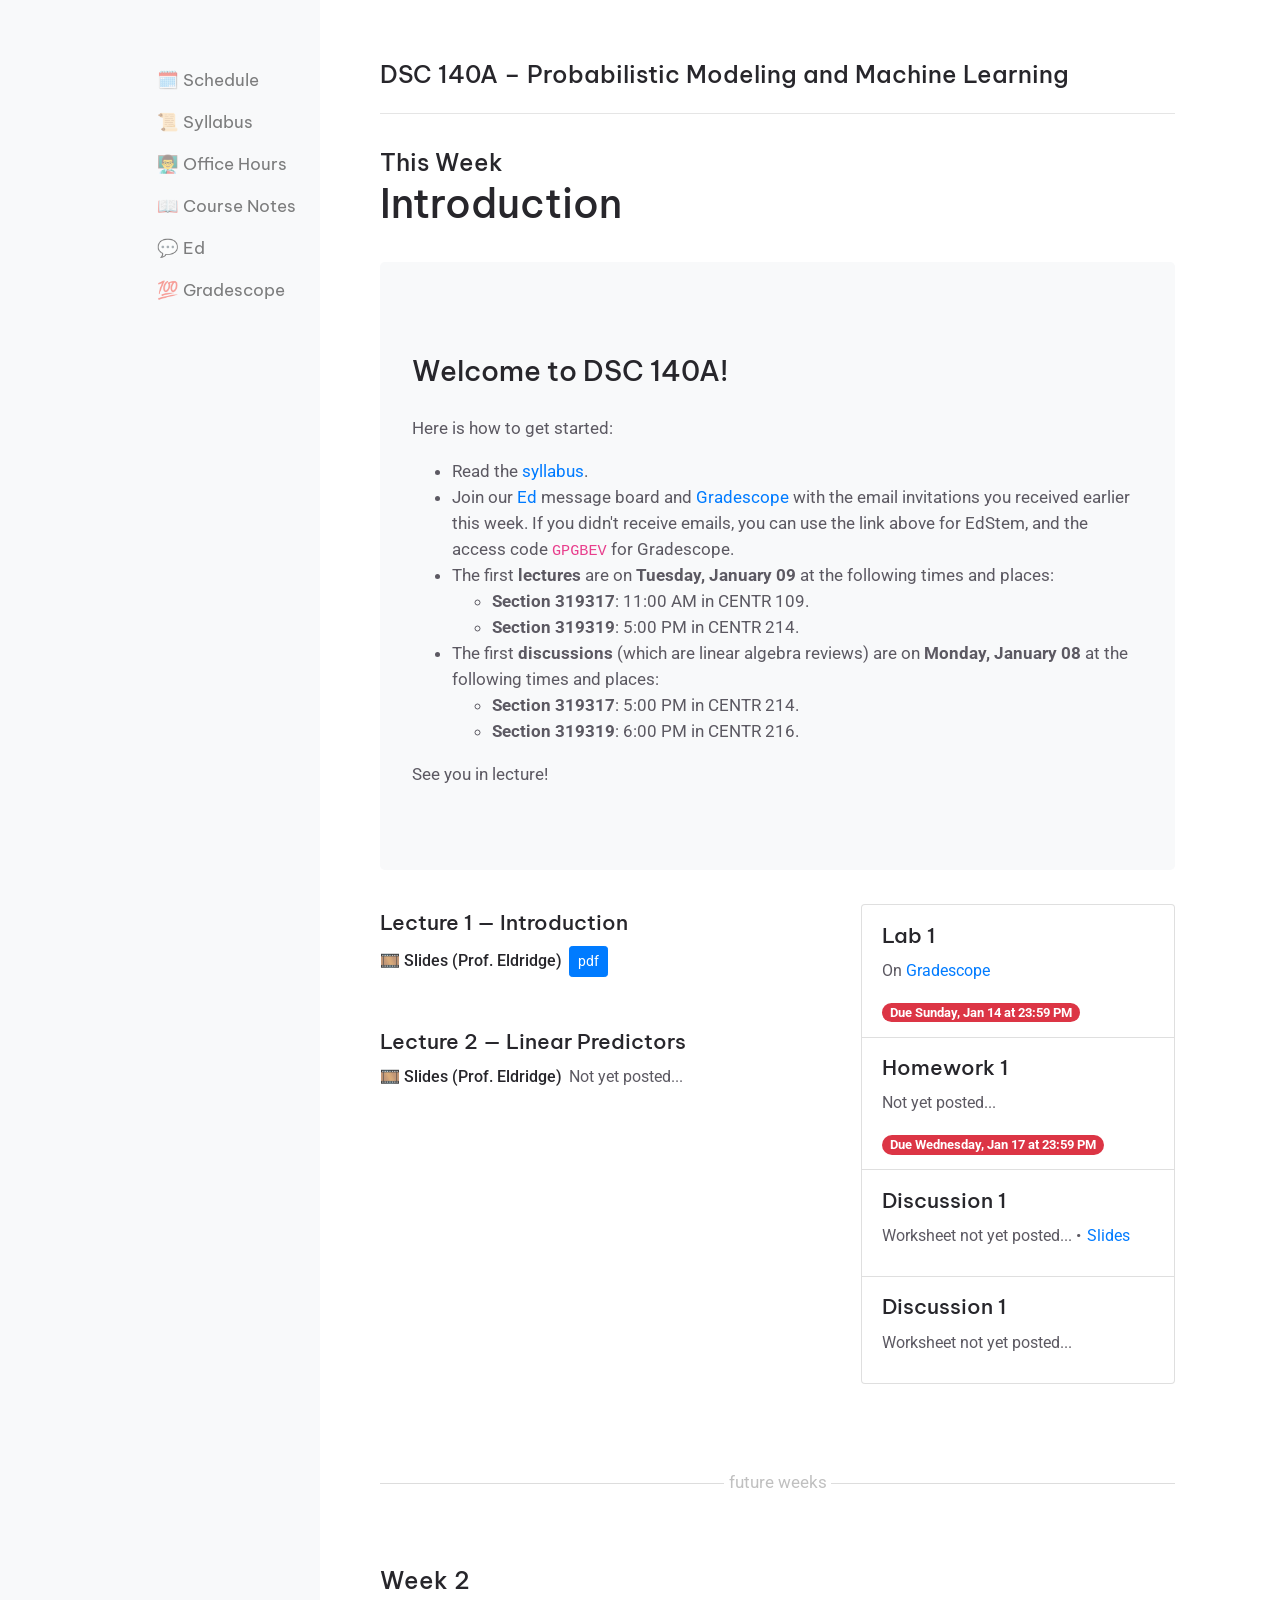
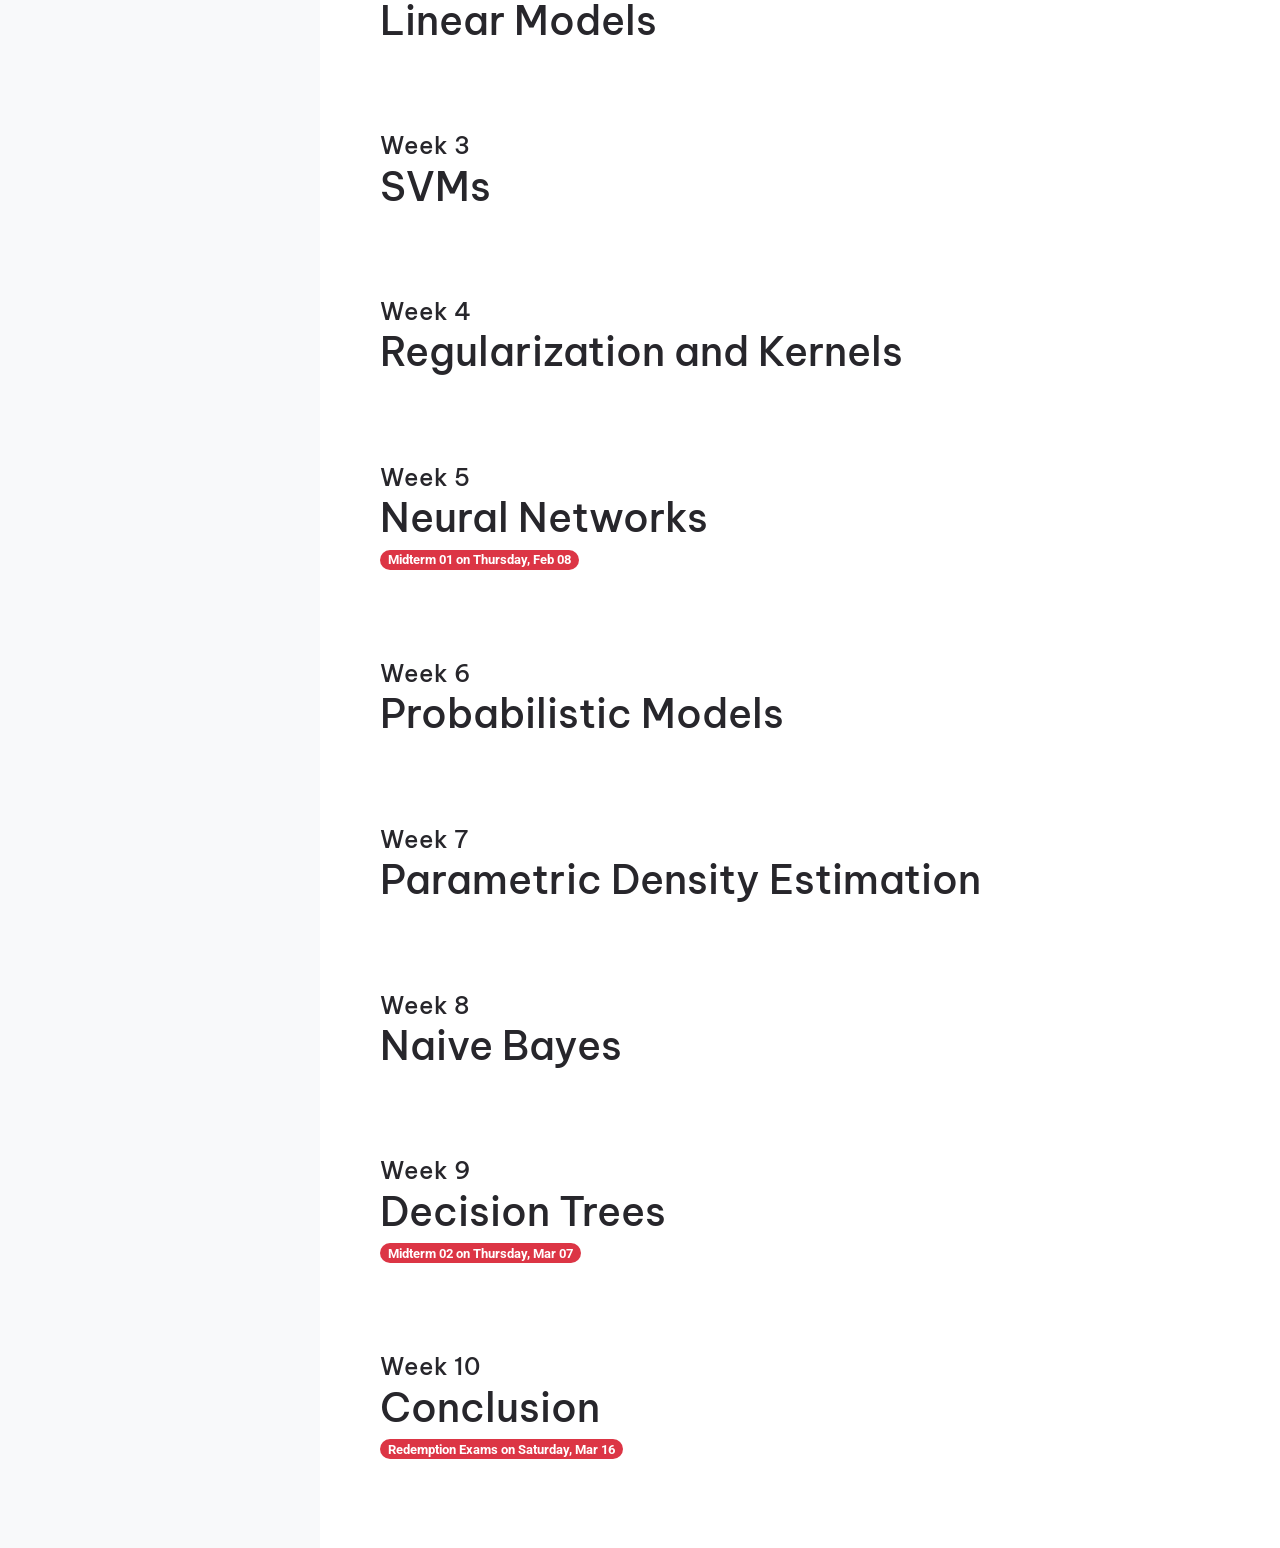
<file: index.html>
<!doctype html>
<html lang="en">
    <head>
        <meta charset="utf-8">
        <meta name="viewport" content="width=device-width, initial-scale=1, shrink-to-fit=no">

        <!-- Do not cache this page -->
        <meta http-equiv="Cache-Control" content="no-cache, no-store, must-revalidate" />
        <meta http-equiv="Pragma" content="no-cache" />
        <meta http-equiv="Expires" content="0" />

        <!-- Bootstrap CSS -->
        <link rel="stylesheet" href="https://stackpath.bootstrapcdn.com/bootstrap/4.4.1/css/bootstrap.min.css" integrity="sha384-Vkoo8x4CGsO3+Hhxv8T/Q5PaXtkKtu6ug5TOeNV6gBiFeWPGFN9MuhOf23Q9Ifjh" crossorigin="anonymous">
        <link rel="stylesheet" href="./style/style.css">

        <!-- Optional JavaScript -->
        <script src="https://code.jquery.com/jquery-3.4.1.slim.min.js" integrity="sha384-J6qa4849blE2+poT4WnyKhv5vZF5SrPo0iEjwBvKU7imGFAV0wwj1yYfoRSJoZ+n" crossorigin="anonymous"></script>
        <script src="https://cdn.jsdelivr.net/npm/popper.js@1.16.0/dist/umd/popper.min.js" integrity="sha384-Q6E9RHvbIyZFJoft+2mJbHaEWldlvI9IOYy5n3zV9zzTtmI3UksdQRVvoxMfooAo" crossorigin="anonymous"></script>
        <script src="https://stackpath.bootstrapcdn.com/bootstrap/4.4.1/js/bootstrap.min.js" integrity="sha384-wfSDF2E50Y2D1uUdj0O3uMBJnjuUD4Ih7YwaYd1iqfktj0Uod8GCExl3Og8ifwB6" crossorigin="anonymous"></script>

        <!-- Emoji -->
        <link href="https://emoji-css.afeld.me/emoji.css" rel="stylesheet">

        <!-- Fonts -->
        <link href="https://fonts.googleapis.com/css?family=Be+Vietnam+Pro&display=swap" rel="stylesheet">
        <link href="https://fonts.googleapis.com/css2?family=Roboto:wght@400;500;700&display=swap" rel="stylesheet">

        <title>DSC 140A</title>
        </head>

        <body>
            <!-- responsive sidebar code comes from https://stackoverflow.com/a/48477019 -->
            <div class="container-fluid h-100">
                <div class="nav row wrapper min-vh-100 flex-column flex-sm-row">
                    <aside class="col-12 col-sm-3 p-0 bg-light flex-shrink-1">
                        <nav class="navbar navbar-expand-sm navbar-light bg-light align-items-end flex-sm-column flex-row">
                            <a class="navbar-brand" href="#"><i class="fa fa-bullseye fa-fw"></i>DSC 140A</a>
                            <a href class="navbar-toggler" data-toggle="collapse" data-target=".sidebar">
                                <span class="navbar-toggler-icon"></span>
                            </a>
                            <div class="collapse navbar-collapse sidebar">
                                <ul class="flex-column navbar-nav w-100 justify-content-between">
                                    
                                    <li class="nav-item">
                                        <a class="nav-link" href="./index.html"><span class="">🗓️ Schedule</span></a>
                                    </li>
                                    
                                    <li class="nav-item">
                                        <a class="nav-link" href="./syllabus.html"><span class="">📜 Syllabus</span></a>
                                    </li>
                                    
                                    <li class="nav-item">
                                        <a class="nav-link" href="./office_hours.html"><span class="">👨‍🏫️ Office Hours</span></a>
                                    </li>
                                    
                                    <li class="nav-item">
                                        <a class="nav-link" href="./materials/default/notes/book.pdf"><span class="">📖 Course Notes</span></a>
                                    </li>
                                    
                                    <li class="nav-item">
                                        <a class="nav-link" href="https://edstem.org/us/join/28CJdK"><span class="">💬 Ed</span></a>
                                    </li>
                                    
                                    <li class="nav-item">
                                        <a class="nav-link" href="https://www.gradescope.com/courses/691514"><span class="">💯 Gradescope</span></a>
                                    </li>
                                    
                                </ul>
                            </div>
                        </nav>
                    </aside>
                    <main class="col bg-faded main-content">

                        <div class="site-title">
                            <h1>DSC 140A &ndash; Probabilistic Modeling and Machine Learning</h1>
                            <hr>
                        </div>


                        <div class="schedule">










    <div class="schedule-week ">
        <div class="schedule-week-title">
            <h1 class="schedule-week-title-number">

                This Week




            </h1>
            <h2 class="schedule-week-title-topic">Introduction</h2>









        </div>






        <div class="jumbotron schedule-announcement bg-light">
            <p><h3>Welcome to DSC 140A!</h3>
<p>Here is how to get started: </p>
<ul>
<li>Read the <a href="./syllabus.html">syllabus</a>.</li>
<li>Join our 
  <a href="https://edstem.org/us/join/28CJdK">Ed</a> message board
  and 
  <a href="https://www.gradescope.com/courses/691514">Gradescope</a> 
  with the email invitations you received earlier this week. If
  you didn't receive emails, you can use the link above for EdStem, and
  the access code <code>GPGBEV</code> for Gradescope.</li>
<li>The first <strong>lectures</strong> are on
  <strong>Tuesday, January 09</strong>
  at the following times and places:<ul>
<li><strong>Section 319317</strong>:
      11:00 AM
      in
      CENTR 109.</li>
<li><strong>Section 319319</strong>:
      5:00 PM
      in
      CENTR 214.</li>
</ul>
</li>
<li>The first <strong>discussions</strong> (which are linear algebra reviews) are on
  <strong>Monday, January 08</strong>
  at the following times and places:<ul>
<li><strong>Section 319317</strong>:
      5:00 PM
      in
      CENTR 214.</li>
<li><strong>Section 319319</strong>:
      6:00 PM
      in
      CENTR 216.</li>
</ul>
</li>
</ul>
<p>See you in lecture!</p></p>
        </div>




        <div class="row">
            <div class="col-md-7">




    <div class="schedule-lecture ">
        <h3 class="schedule-week-component-title">
            Lecture 1 &mdash; Introduction
        </h3>
        <div class="schedule-lecture-resources">
            <ul class="schedule-lecture-resources">






























    <li class="schedule-resource">

            <span class="schedule-resource-title">
                🎞️ Slides (Prof. Eldridge)
            </span>




  <a href="materials/lectures/01-knn/slides.pdf">
    <button type="button" class="btn btn-primary btn-sm">pdf</button>
  </a>





    </li>






































            </ul>
        </div>
    </div>



    <div class="schedule-lecture last">
        <h3 class="schedule-week-component-title">
            Lecture 2 &mdash; Linear Predictors
        </h3>
        <div class="schedule-lecture-resources">
            <ul class="schedule-lecture-resources">






























    <li class="schedule-resource">

            <span class="schedule-resource-title">
                🎞️ Slides (Prof. Eldridge)
            </span>


            Not yet posted...

    </li>






































            </ul>
        </div>
    </div>



            </div>
            <div class="col-md-5">
                <div class="list-group">






        <div class="list-group-item">
            <h3 class="schedule-week-component-title">
                Lab 1
            </h3>
            <div class="schedule-assignment-resources">
                <ul class="schedule-assignment-resources" style="list-style: none">








    <li class="schedule-resource">



                 On <a href="https://www.gradescope.com/courses/691514">Gradescope</a> 



    </li>




                </ul>
            </div>

            <div class="badge badge-pill badge-danger">

                    Due

                Sunday, Jan 14 at 23:59 PM
            </div>
        </div>









        <div class="list-group-item">
            <h3 class="schedule-week-component-title">
                Homework 1
            </h3>
            <div class="schedule-assignment-resources">
                <ul class="schedule-assignment-resources" style="list-style: none">













    <li class="schedule-resource">


            Not yet posted...

    </li>






































                </ul>
            </div>

            <div class="badge badge-pill badge-danger">

                    Due

                Wednesday, Jan 17 at 23:59 PM
            </div>
        </div>











        <div class="list-group-item">
            <h3 class="schedule-week-component-title">
                Discussion 1
            </h3>
            <div class="schedule-discussion-resources">
                <ul class="schedule-discussion-resources">













    <li class="schedule-resource">


            Worksheet not yet posted...

    </li>


















































    <li class="schedule-resource">



                <a href="materials/discussions/01-linear_algebra/slides.pdf">Slides</a>



    </li>




                </ul>
            </div>
        </div>

        <div class="list-group-item">
            <h3 class="schedule-week-component-title">
                Discussion 1
            </h3>
            <div class="schedule-discussion-resources">
                <ul class="schedule-discussion-resources">













    <li class="schedule-resource">


            Worksheet not yet posted...

    </li>























































                </ul>
            </div>
        </div>




                </div>
            </div>
        </div>


    </div>




            <div class="schedule-separator">
                future weeks
            </div>








    <div class="schedule-week schedule-week-future">
        <div class="schedule-week-title">
            <h1 class="schedule-week-title-number">

                Week 2




            </h1>
            <h2 class="schedule-week-title-topic">Linear Models</h2>









        </div>







    </div>











    <div class="schedule-week schedule-week-future">
        <div class="schedule-week-title">
            <h1 class="schedule-week-title-number">

                Week 3




            </h1>
            <h2 class="schedule-week-title-topic">SVMs</h2>









        </div>







    </div>











    <div class="schedule-week schedule-week-future">
        <div class="schedule-week-title">
            <h1 class="schedule-week-title-number">

                Week 4




            </h1>
            <h2 class="schedule-week-title-topic">Regularization and Kernels</h2>









        </div>







    </div>











    <div class="schedule-week schedule-week-future">
        <div class="schedule-week-title">
            <h1 class="schedule-week-title-number">

                Week 5




            </h1>
            <h2 class="schedule-week-title-topic">Neural Networks</h2>



            <div class="badge badge-pill badge-danger">
                Midterm 01 on Thursday, Feb 08
            </div>







        </div>







    </div>











    <div class="schedule-week schedule-week-future">
        <div class="schedule-week-title">
            <h1 class="schedule-week-title-number">

                Week 6




            </h1>
            <h2 class="schedule-week-title-topic">Probabilistic Models</h2>









        </div>







    </div>











    <div class="schedule-week schedule-week-future">
        <div class="schedule-week-title">
            <h1 class="schedule-week-title-number">

                Week 7




            </h1>
            <h2 class="schedule-week-title-topic">Parametric Density Estimation</h2>









        </div>







    </div>











    <div class="schedule-week schedule-week-future">
        <div class="schedule-week-title">
            <h1 class="schedule-week-title-number">

                Week 8




            </h1>
            <h2 class="schedule-week-title-topic">Naive Bayes</h2>









        </div>







    </div>











    <div class="schedule-week schedule-week-future">
        <div class="schedule-week-title">
            <h1 class="schedule-week-title-number">

                Week 9




            </h1>
            <h2 class="schedule-week-title-topic">Decision Trees</h2>





            <div class="badge badge-pill badge-danger">
                Midterm 02 on Thursday, Mar 07
            </div>





        </div>







    </div>











    <div class="schedule-week schedule-week-future">
        <div class="schedule-week-title">
            <h1 class="schedule-week-title-number">

                Week 10





            </h1>
            <h2 class="schedule-week-title-topic">Conclusion</h2>







            <div class="badge badge-pill badge-danger">
                Redemption Exams on Saturday, Mar 16
            </div>



        </div>







    </div>


</div>
                    </main>
                </div>
            </div>
        </body>
</html>
</file>
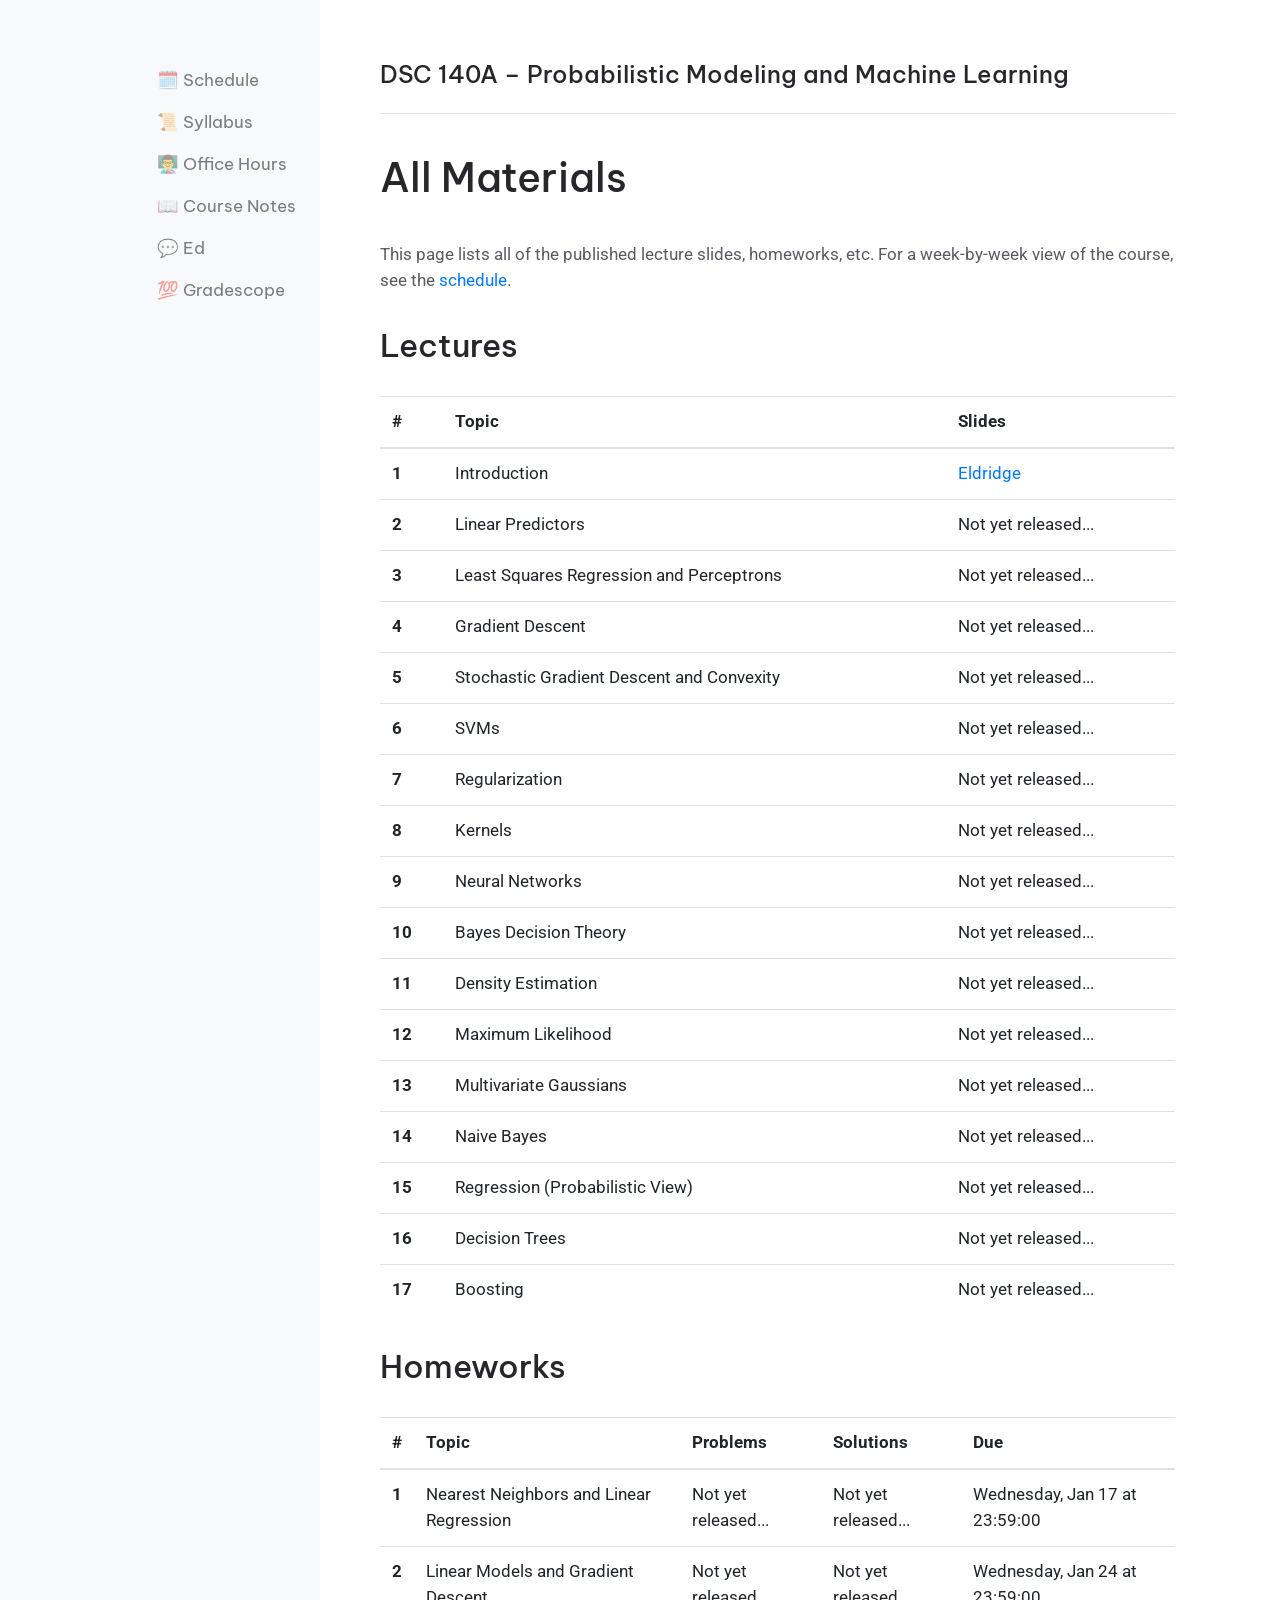
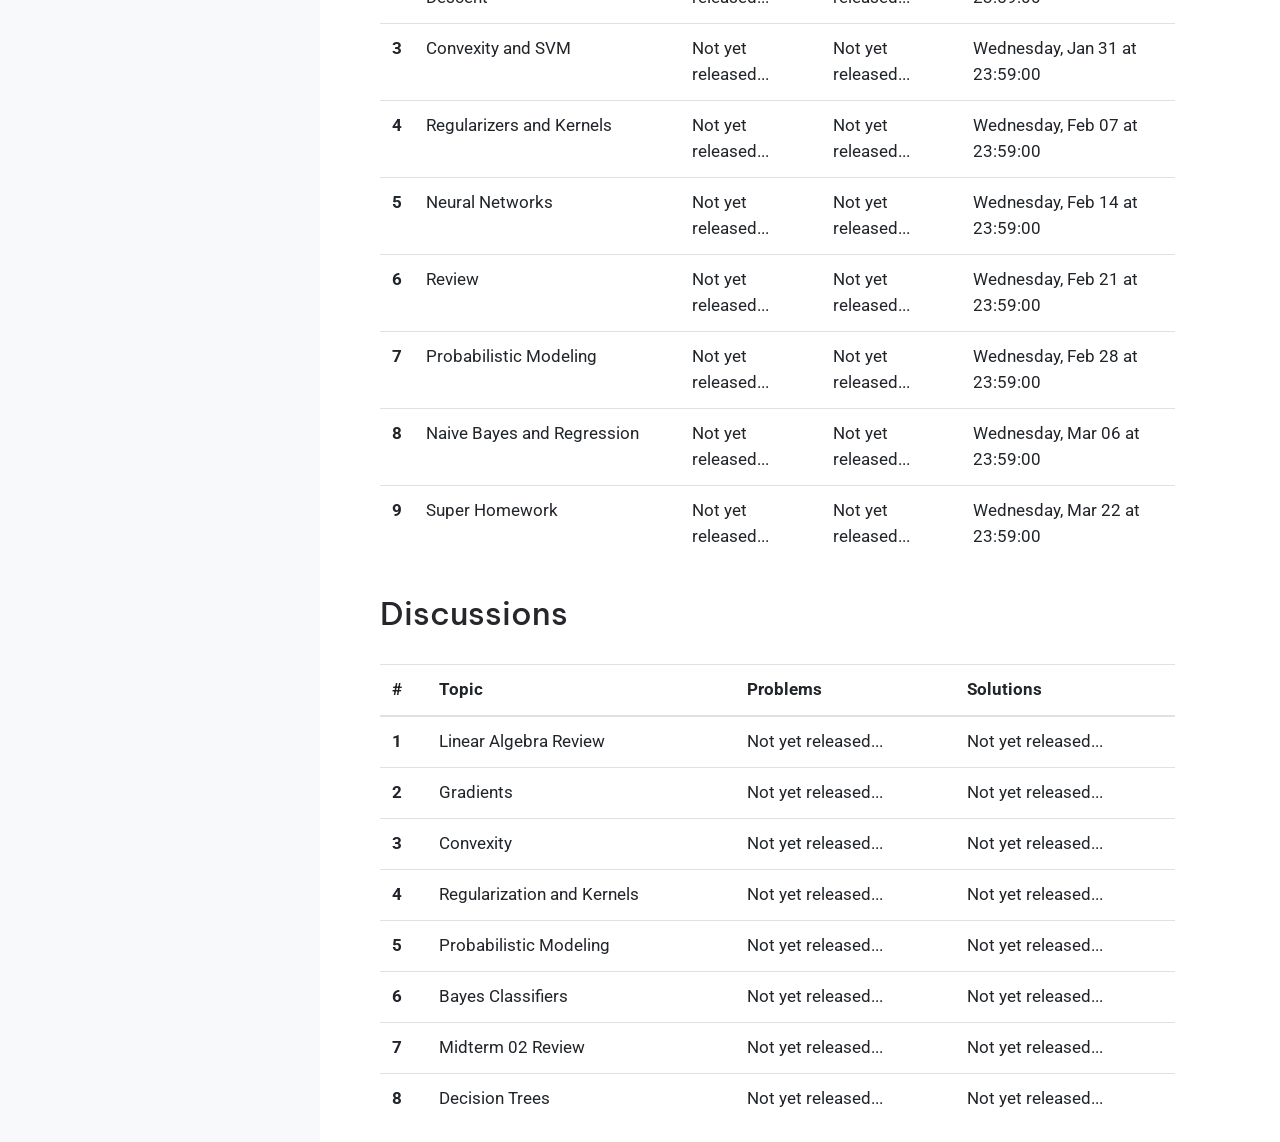
<file: materials.html>
<!doctype html>
<html lang="en">
    <head>
        <meta charset="utf-8">
        <meta name="viewport" content="width=device-width, initial-scale=1, shrink-to-fit=no">

        <!-- Do not cache this page -->
        <meta http-equiv="Cache-Control" content="no-cache, no-store, must-revalidate" />
        <meta http-equiv="Pragma" content="no-cache" />
        <meta http-equiv="Expires" content="0" />

        <!-- Bootstrap CSS -->
        <link rel="stylesheet" href="https://stackpath.bootstrapcdn.com/bootstrap/4.4.1/css/bootstrap.min.css" integrity="sha384-Vkoo8x4CGsO3+Hhxv8T/Q5PaXtkKtu6ug5TOeNV6gBiFeWPGFN9MuhOf23Q9Ifjh" crossorigin="anonymous">
        <link rel="stylesheet" href="./style/style.css">

        <!-- Optional JavaScript -->
        <script src="https://code.jquery.com/jquery-3.4.1.slim.min.js" integrity="sha384-J6qa4849blE2+poT4WnyKhv5vZF5SrPo0iEjwBvKU7imGFAV0wwj1yYfoRSJoZ+n" crossorigin="anonymous"></script>
        <script src="https://cdn.jsdelivr.net/npm/popper.js@1.16.0/dist/umd/popper.min.js" integrity="sha384-Q6E9RHvbIyZFJoft+2mJbHaEWldlvI9IOYy5n3zV9zzTtmI3UksdQRVvoxMfooAo" crossorigin="anonymous"></script>
        <script src="https://stackpath.bootstrapcdn.com/bootstrap/4.4.1/js/bootstrap.min.js" integrity="sha384-wfSDF2E50Y2D1uUdj0O3uMBJnjuUD4Ih7YwaYd1iqfktj0Uod8GCExl3Og8ifwB6" crossorigin="anonymous"></script>

        <!-- Emoji -->
        <link href="https://emoji-css.afeld.me/emoji.css" rel="stylesheet">

        <!-- Fonts -->
        <link href="https://fonts.googleapis.com/css?family=Be+Vietnam+Pro&display=swap" rel="stylesheet">
        <link href="https://fonts.googleapis.com/css2?family=Roboto:wght@400;500;700&display=swap" rel="stylesheet">

        <title>DSC 140A</title>
        </head>

        <body>
            <!-- responsive sidebar code comes from https://stackoverflow.com/a/48477019 -->
            <div class="container-fluid h-100">
                <div class="nav row wrapper min-vh-100 flex-column flex-sm-row">
                    <aside class="col-12 col-sm-3 p-0 bg-light flex-shrink-1">
                        <nav class="navbar navbar-expand-sm navbar-light bg-light align-items-end flex-sm-column flex-row">
                            <a class="navbar-brand" href="#"><i class="fa fa-bullseye fa-fw"></i>DSC 140A</a>
                            <a href class="navbar-toggler" data-toggle="collapse" data-target=".sidebar">
                                <span class="navbar-toggler-icon"></span>
                            </a>
                            <div class="collapse navbar-collapse sidebar">
                                <ul class="flex-column navbar-nav w-100 justify-content-between">
                                    
                                    <li class="nav-item">
                                        <a class="nav-link" href="./index.html"><span class="">🗓️ Schedule</span></a>
                                    </li>
                                    
                                    <li class="nav-item">
                                        <a class="nav-link" href="./syllabus.html"><span class="">📜 Syllabus</span></a>
                                    </li>
                                    
                                    <li class="nav-item">
                                        <a class="nav-link" href="./office_hours.html"><span class="">👨‍🏫️ Office Hours</span></a>
                                    </li>
                                    
                                    <li class="nav-item">
                                        <a class="nav-link" href="./materials/default/notes/book.pdf"><span class="">📖 Course Notes</span></a>
                                    </li>
                                    
                                    <li class="nav-item">
                                        <a class="nav-link" href="https://edstem.org/us/join/28CJdK"><span class="">💬 Ed</span></a>
                                    </li>
                                    
                                    <li class="nav-item">
                                        <a class="nav-link" href="https://www.gradescope.com/courses/691514"><span class="">💯 Gradescope</span></a>
                                    </li>
                                    
                                </ul>
                            </div>
                        </nav>
                    </aside>
                    <main class="col bg-faded main-content">

                        <div class="site-title">
                            <h1>DSC 140A &ndash; Probabilistic Modeling and Machine Learning</h1>
                            <hr>
                        </div>


                        <h1 id="all-materials">All Materials</h1>
<p>This page lists all of the published lecture slides, homeworks, etc. For a
week-by-week view of the course, see the <a href="./index.html">schedule</a>.</p>
<h2 id="lectures">Lectures</h2>
<div class="listing">
    <table class="table">
        <thead>
            <tr>

                <th scope="col">#</th>


            <th scope="col">Topic</th>

            <th scope="col">Slides</th>

            </tr>
        </thead>

        <tbody>

            <tr>

                <th scope="row"> 1</th>


                <td>





        Introduction


                </td>

                <td>







        <a href="materials/lectures/01-knn/slides.pdf">
Eldridge
</a>


                </td>

            </tr>

            <tr>

                <th scope="row"> 2</th>


                <td>





        Linear Predictors


                </td>

                <td>







        Not yet released...


                </td>

            </tr>

            <tr>

                <th scope="row"> 3</th>


                <td>





        Least Squares Regression and Perceptrons


                </td>

                <td>







        Not yet released...


                </td>

            </tr>

            <tr>

                <th scope="row"> 4</th>


                <td>





        Gradient Descent


                </td>

                <td>







        Not yet released...


                </td>

            </tr>

            <tr>

                <th scope="row"> 5</th>


                <td>





        Stochastic Gradient Descent and Convexity


                </td>

                <td>







        Not yet released...


                </td>

            </tr>

            <tr>

                <th scope="row"> 6</th>


                <td>





        SVMs


                </td>

                <td>







        Not yet released...


                </td>

            </tr>

            <tr>

                <th scope="row"> 7</th>


                <td>





        Regularization


                </td>

                <td>







        Not yet released...


                </td>

            </tr>

            <tr>

                <th scope="row"> 8</th>


                <td>





        Kernels


                </td>

                <td>







        Not yet released...


                </td>

            </tr>

            <tr>

                <th scope="row"> 9</th>


                <td>





        Neural Networks


                </td>

                <td>







        Not yet released...


                </td>

            </tr>

            <tr>

                <th scope="row"> 10</th>


                <td>





        Bayes Decision Theory


                </td>

                <td>







        Not yet released...


                </td>

            </tr>

            <tr>

                <th scope="row"> 11</th>


                <td>





        Density Estimation


                </td>

                <td>







        Not yet released...


                </td>

            </tr>

            <tr>

                <th scope="row"> 12</th>


                <td>





        Maximum Likelihood


                </td>

                <td>







        Not yet released...


                </td>

            </tr>

            <tr>

                <th scope="row"> 13</th>


                <td>





        Multivariate Gaussians


                </td>

                <td>







        Not yet released...


                </td>

            </tr>

            <tr>

                <th scope="row"> 14</th>


                <td>





        Naive Bayes


                </td>

                <td>







        Not yet released...


                </td>

            </tr>

            <tr>

                <th scope="row"> 15</th>


                <td>





        Regression (Probabilistic View)


                </td>

                <td>







        Not yet released...


                </td>

            </tr>

            <tr>

                <th scope="row"> 16</th>


                <td>





        Decision Trees


                </td>

                <td>







        Not yet released...


                </td>

            </tr>

            <tr>

                <th scope="row"> 17</th>


                <td>





        Boosting


                </td>

                <td>







        Not yet released...


                </td>

            </tr>

        </tbody>
    </table>
</div>

<h2 id="homeworks">Homeworks</h2>
<div class="listing">
    <table class="table">
        <thead>
            <tr>

                <th scope="col">#</th>


            <th scope="col">Topic</th>

            <th scope="col">Problems</th>

            <th scope="col">Solutions</th>

            <th scope="col">Due</th>

            </tr>
        </thead>

        <tbody>

            <tr>

                <th scope="row"> 1</th>


                <td>





        Nearest Neighbors and Linear Regression


                </td>

                <td>







        Not yet released...


                </td>

                <td>







        Not yet released...


                </td>

                <td>





        Wednesday, Jan 17 at 23:59:00


                </td>

            </tr>

            <tr>

                <th scope="row"> 2</th>


                <td>





        Linear Models and Gradient Descent


                </td>

                <td>







        Not yet released...


                </td>

                <td>







        Not yet released...


                </td>

                <td>





        Wednesday, Jan 24 at 23:59:00


                </td>

            </tr>

            <tr>

                <th scope="row"> 3</th>


                <td>





        Convexity and SVM


                </td>

                <td>







        Not yet released...


                </td>

                <td>







        Not yet released...


                </td>

                <td>





        Wednesday, Jan 31 at 23:59:00


                </td>

            </tr>

            <tr>

                <th scope="row"> 4</th>


                <td>





        Regularizers and Kernels


                </td>

                <td>







        Not yet released...


                </td>

                <td>







        Not yet released...


                </td>

                <td>





        Wednesday, Feb 07 at 23:59:00


                </td>

            </tr>

            <tr>

                <th scope="row"> 5</th>


                <td>





        Neural Networks


                </td>

                <td>







        Not yet released...


                </td>

                <td>







        Not yet released...


                </td>

                <td>





        Wednesday, Feb 14 at 23:59:00


                </td>

            </tr>

            <tr>

                <th scope="row"> 6</th>


                <td>





        Review


                </td>

                <td>







        Not yet released...


                </td>

                <td>







        Not yet released...


                </td>

                <td>





        Wednesday, Feb 21 at 23:59:00


                </td>

            </tr>

            <tr>

                <th scope="row"> 7</th>


                <td>





        Probabilistic Modeling


                </td>

                <td>







        Not yet released...


                </td>

                <td>







        Not yet released...


                </td>

                <td>





        Wednesday, Feb 28 at 23:59:00


                </td>

            </tr>

            <tr>

                <th scope="row"> 8</th>


                <td>





        Naive Bayes and Regression


                </td>

                <td>







        Not yet released...


                </td>

                <td>







        Not yet released...


                </td>

                <td>





        Wednesday, Mar 06 at 23:59:00


                </td>

            </tr>

            <tr>

                <th scope="row"> 9</th>


                <td>





        Super Homework


                </td>

                <td>







        Not yet released...


                </td>

                <td>







        Not yet released...


                </td>

                <td>





        Wednesday, Mar 22 at 23:59:00


                </td>

            </tr>

        </tbody>
    </table>
</div>

<h2 id="discussions">Discussions</h2>
<div class="listing">
    <table class="table">
        <thead>
            <tr>

                <th scope="col">#</th>


            <th scope="col">Topic</th>

            <th scope="col">Problems</th>

            <th scope="col">Solutions</th>

            </tr>
        </thead>

        <tbody>

            <tr>

                <th scope="row"> 1</th>


                <td>





        Linear Algebra Review


                </td>

                <td>







        Not yet released...


                </td>

                <td>







        Not yet released...


                </td>

            </tr>

            <tr>

                <th scope="row"> 2</th>


                <td>





        Gradients


                </td>

                <td>







        Not yet released...


                </td>

                <td>







        Not yet released...


                </td>

            </tr>

            <tr>

                <th scope="row"> 3</th>


                <td>





        Convexity


                </td>

                <td>







        Not yet released...


                </td>

                <td>







        Not yet released...


                </td>

            </tr>

            <tr>

                <th scope="row"> 4</th>


                <td>





        Regularization and Kernels


                </td>

                <td>







        Not yet released...


                </td>

                <td>







        Not yet released...


                </td>

            </tr>

            <tr>

                <th scope="row"> 5</th>


                <td>





        Probabilistic Modeling


                </td>

                <td>







        Not yet released...


                </td>

                <td>







        Not yet released...


                </td>

            </tr>

            <tr>

                <th scope="row"> 6</th>


                <td>





        Bayes Classifiers


                </td>

                <td>







        Not yet released...


                </td>

                <td>







        Not yet released...


                </td>

            </tr>

            <tr>

                <th scope="row"> 7</th>


                <td>





        Midterm 02 Review


                </td>

                <td>







        Not yet released...


                </td>

                <td>







        Not yet released...


                </td>

            </tr>

            <tr>

                <th scope="row"> 8</th>


                <td>





        Decision Trees


                </td>

                <td>







        Not yet released...


                </td>

                <td>







        Not yet released...


                </td>

            </tr>

        </tbody>
    </table>
</div>
                    </main>
                </div>
            </div>
        </body>
</html>
</file>
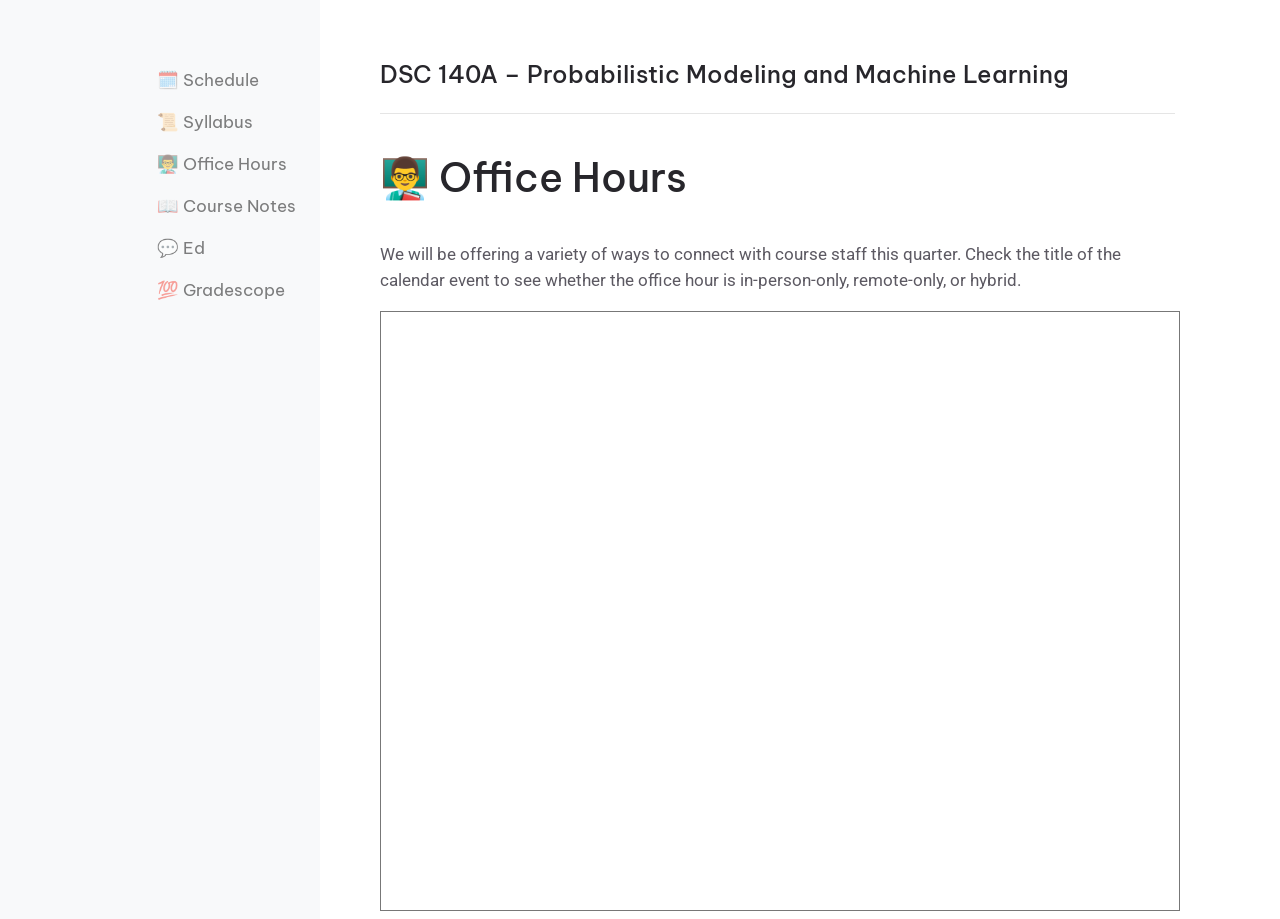
<file: office_hours.html>
<!doctype html>
<html lang="en">
    <head>
        <meta charset="utf-8">
        <meta name="viewport" content="width=device-width, initial-scale=1, shrink-to-fit=no">

        <!-- Do not cache this page -->
        <meta http-equiv="Cache-Control" content="no-cache, no-store, must-revalidate" />
        <meta http-equiv="Pragma" content="no-cache" />
        <meta http-equiv="Expires" content="0" />

        <!-- Bootstrap CSS -->
        <link rel="stylesheet" href="https://stackpath.bootstrapcdn.com/bootstrap/4.4.1/css/bootstrap.min.css" integrity="sha384-Vkoo8x4CGsO3+Hhxv8T/Q5PaXtkKtu6ug5TOeNV6gBiFeWPGFN9MuhOf23Q9Ifjh" crossorigin="anonymous">
        <link rel="stylesheet" href="./style/style.css">

        <!-- Optional JavaScript -->
        <script src="https://code.jquery.com/jquery-3.4.1.slim.min.js" integrity="sha384-J6qa4849blE2+poT4WnyKhv5vZF5SrPo0iEjwBvKU7imGFAV0wwj1yYfoRSJoZ+n" crossorigin="anonymous"></script>
        <script src="https://cdn.jsdelivr.net/npm/popper.js@1.16.0/dist/umd/popper.min.js" integrity="sha384-Q6E9RHvbIyZFJoft+2mJbHaEWldlvI9IOYy5n3zV9zzTtmI3UksdQRVvoxMfooAo" crossorigin="anonymous"></script>
        <script src="https://stackpath.bootstrapcdn.com/bootstrap/4.4.1/js/bootstrap.min.js" integrity="sha384-wfSDF2E50Y2D1uUdj0O3uMBJnjuUD4Ih7YwaYd1iqfktj0Uod8GCExl3Og8ifwB6" crossorigin="anonymous"></script>

        <!-- Emoji -->
        <link href="https://emoji-css.afeld.me/emoji.css" rel="stylesheet">

        <!-- Fonts -->
        <link href="https://fonts.googleapis.com/css?family=Be+Vietnam+Pro&display=swap" rel="stylesheet">
        <link href="https://fonts.googleapis.com/css2?family=Roboto:wght@400;500;700&display=swap" rel="stylesheet">

        <title>DSC 140A</title>
        </head>

        <body>
            <!-- responsive sidebar code comes from https://stackoverflow.com/a/48477019 -->
            <div class="container-fluid h-100">
                <div class="nav row wrapper min-vh-100 flex-column flex-sm-row">
                    <aside class="col-12 col-sm-3 p-0 bg-light flex-shrink-1">
                        <nav class="navbar navbar-expand-sm navbar-light bg-light align-items-end flex-sm-column flex-row">
                            <a class="navbar-brand" href="#"><i class="fa fa-bullseye fa-fw"></i>DSC 140A</a>
                            <a href class="navbar-toggler" data-toggle="collapse" data-target=".sidebar">
                                <span class="navbar-toggler-icon"></span>
                            </a>
                            <div class="collapse navbar-collapse sidebar">
                                <ul class="flex-column navbar-nav w-100 justify-content-between">
                                    
                                    <li class="nav-item">
                                        <a class="nav-link" href="./index.html"><span class="">🗓️ Schedule</span></a>
                                    </li>
                                    
                                    <li class="nav-item">
                                        <a class="nav-link" href="./syllabus.html"><span class="">📜 Syllabus</span></a>
                                    </li>
                                    
                                    <li class="nav-item">
                                        <a class="nav-link" href="./office_hours.html"><span class="">👨‍🏫️ Office Hours</span></a>
                                    </li>
                                    
                                    <li class="nav-item">
                                        <a class="nav-link" href="./materials/default/notes/book.pdf"><span class="">📖 Course Notes</span></a>
                                    </li>
                                    
                                    <li class="nav-item">
                                        <a class="nav-link" href="https://edstem.org/us/join/28CJdK"><span class="">💬 Ed</span></a>
                                    </li>
                                    
                                    <li class="nav-item">
                                        <a class="nav-link" href="https://www.gradescope.com/courses/691514"><span class="">💯 Gradescope</span></a>
                                    </li>
                                    
                                </ul>
                            </div>
                        </nav>
                    </aside>
                    <main class="col bg-faded main-content">

                        <div class="site-title">
                            <h1>DSC 140A &ndash; Probabilistic Modeling and Machine Learning</h1>
                            <hr>
                        </div>


                        <h1 id="office-hours">👨‍🏫️ Office Hours</h1>
<p>We will be offering a variety of ways to connect with course staff this quarter.
Check the title of the calendar event to see whether the office hour is
in-person-only, remote-only, or hybrid.</p>
<iframe src="https://calendar.google.com/calendar/embed?height=600&wkst=1&bgcolor=%23ffffff&ctz=America%2FLos_Angeles&showNav=0&mode=WEEK&showDate=1&showTabs=0&showCalendars=0&src=Y18xNmQwMDYwMmFjOWM4MDM5MjMyNzUwYWYyYjlkMGZmMjFmYjgxOWEzMWUyZjQ3ZWVjNGJlYTczNzg2OWI5MDM3QGdyb3VwLmNhbGVuZGFyLmdvb2dsZS5jb20&color=%23009688" style="border:solid 1px #777" width="800" height="600" frameborder="0" scrolling="no"></iframe>
                    </main>
                </div>
            </div>
        </body>
</html>
</file>
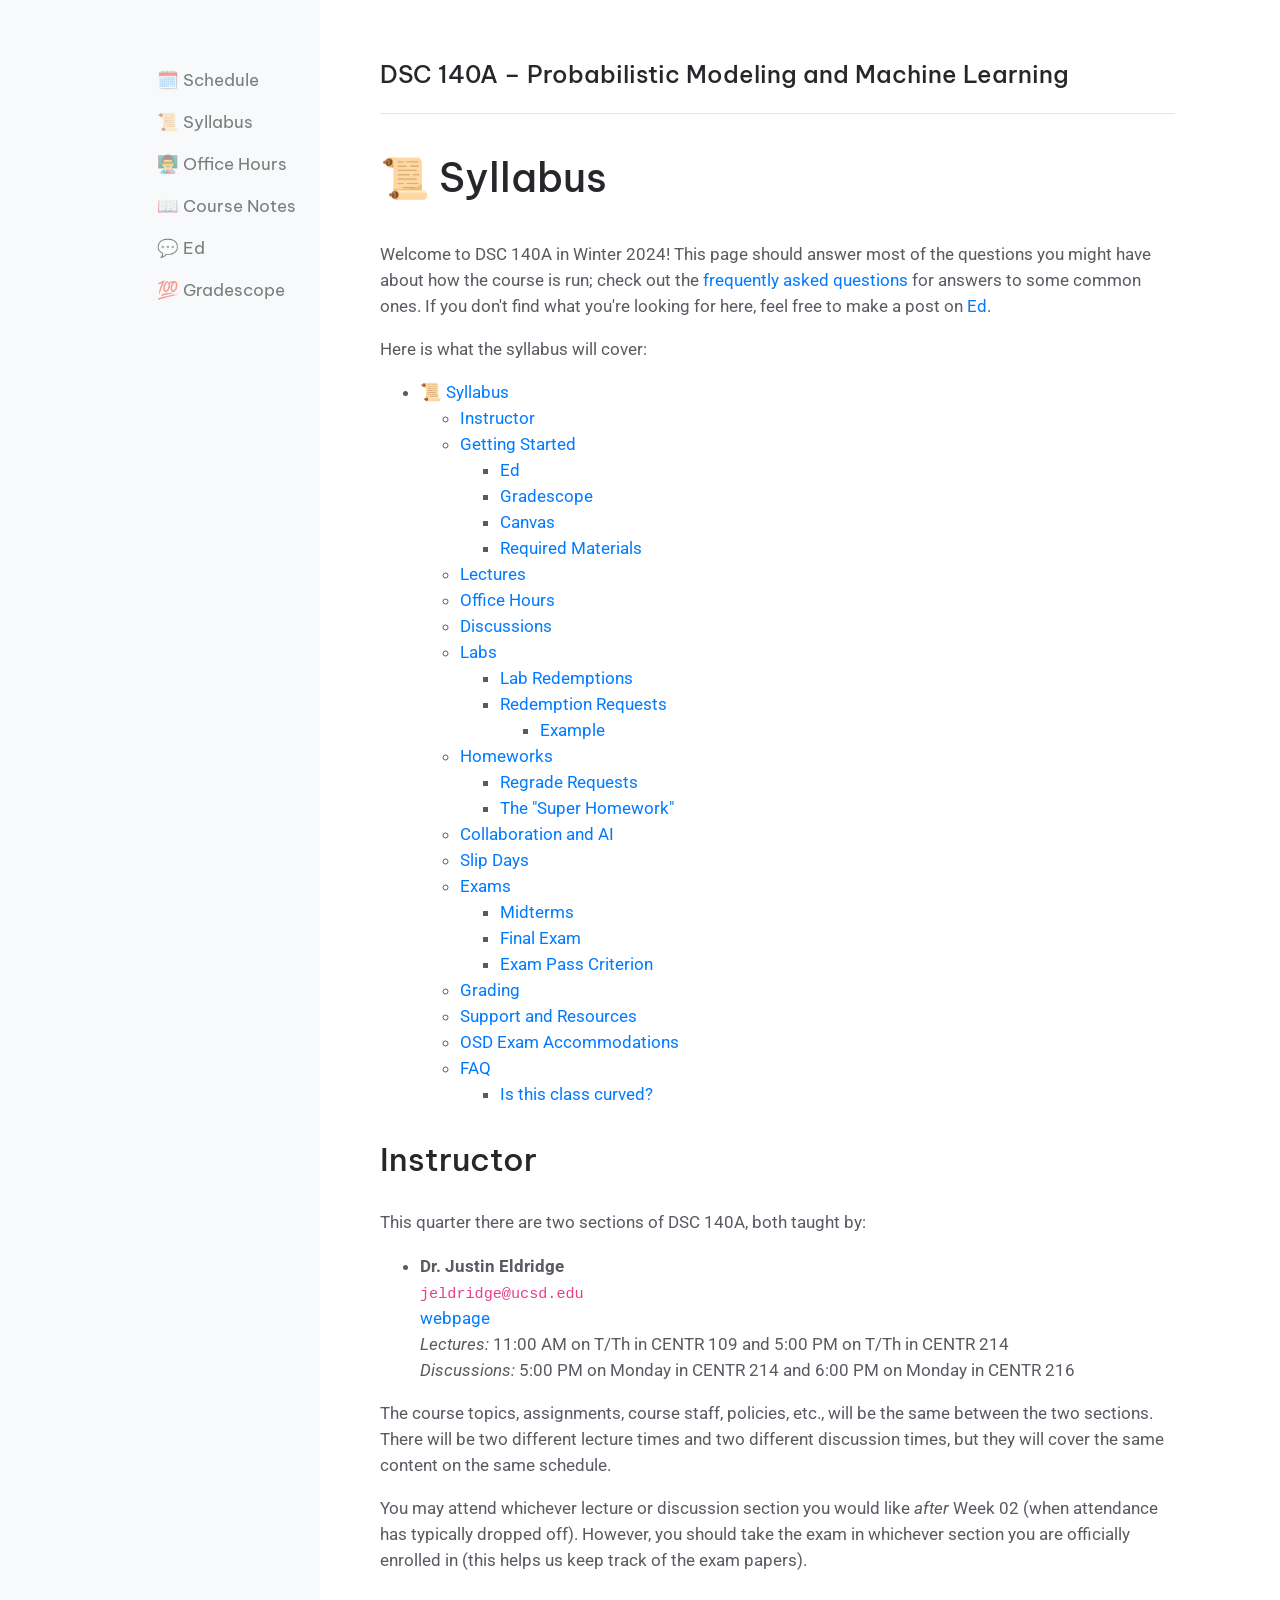
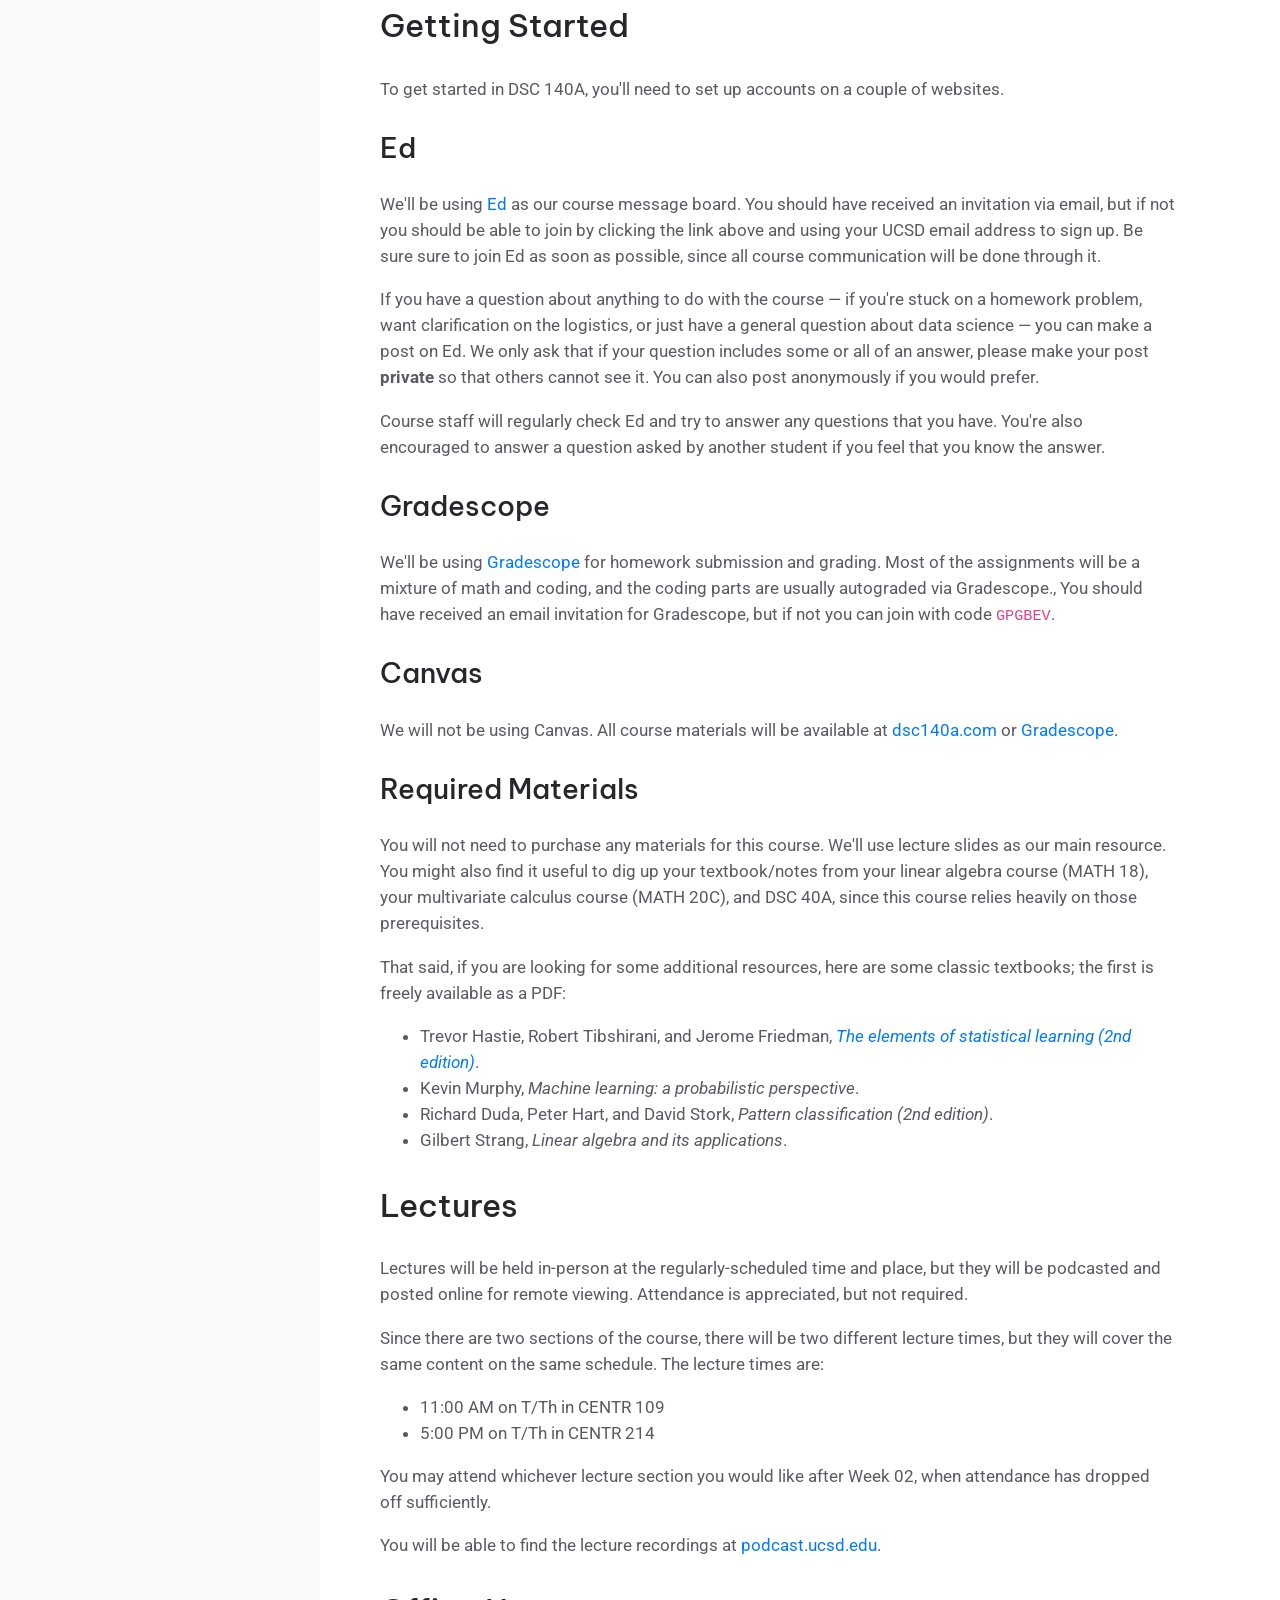
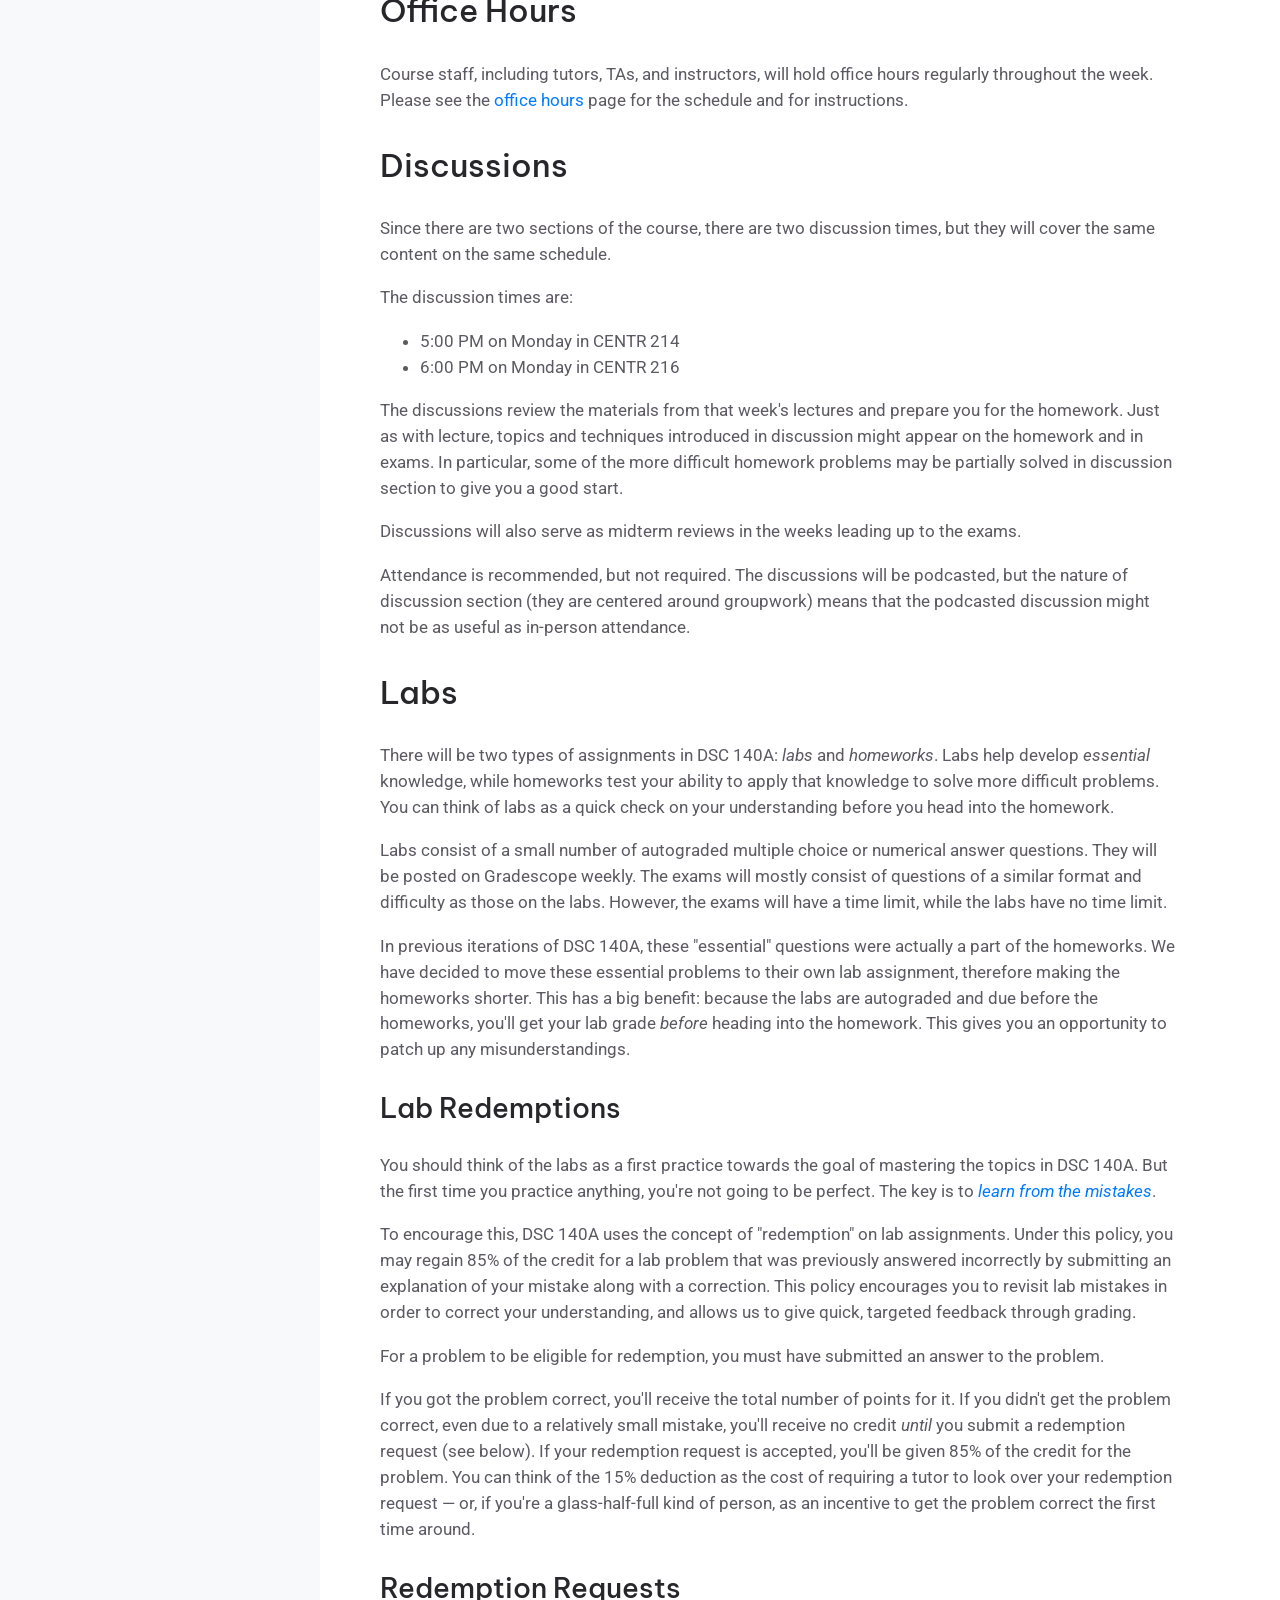
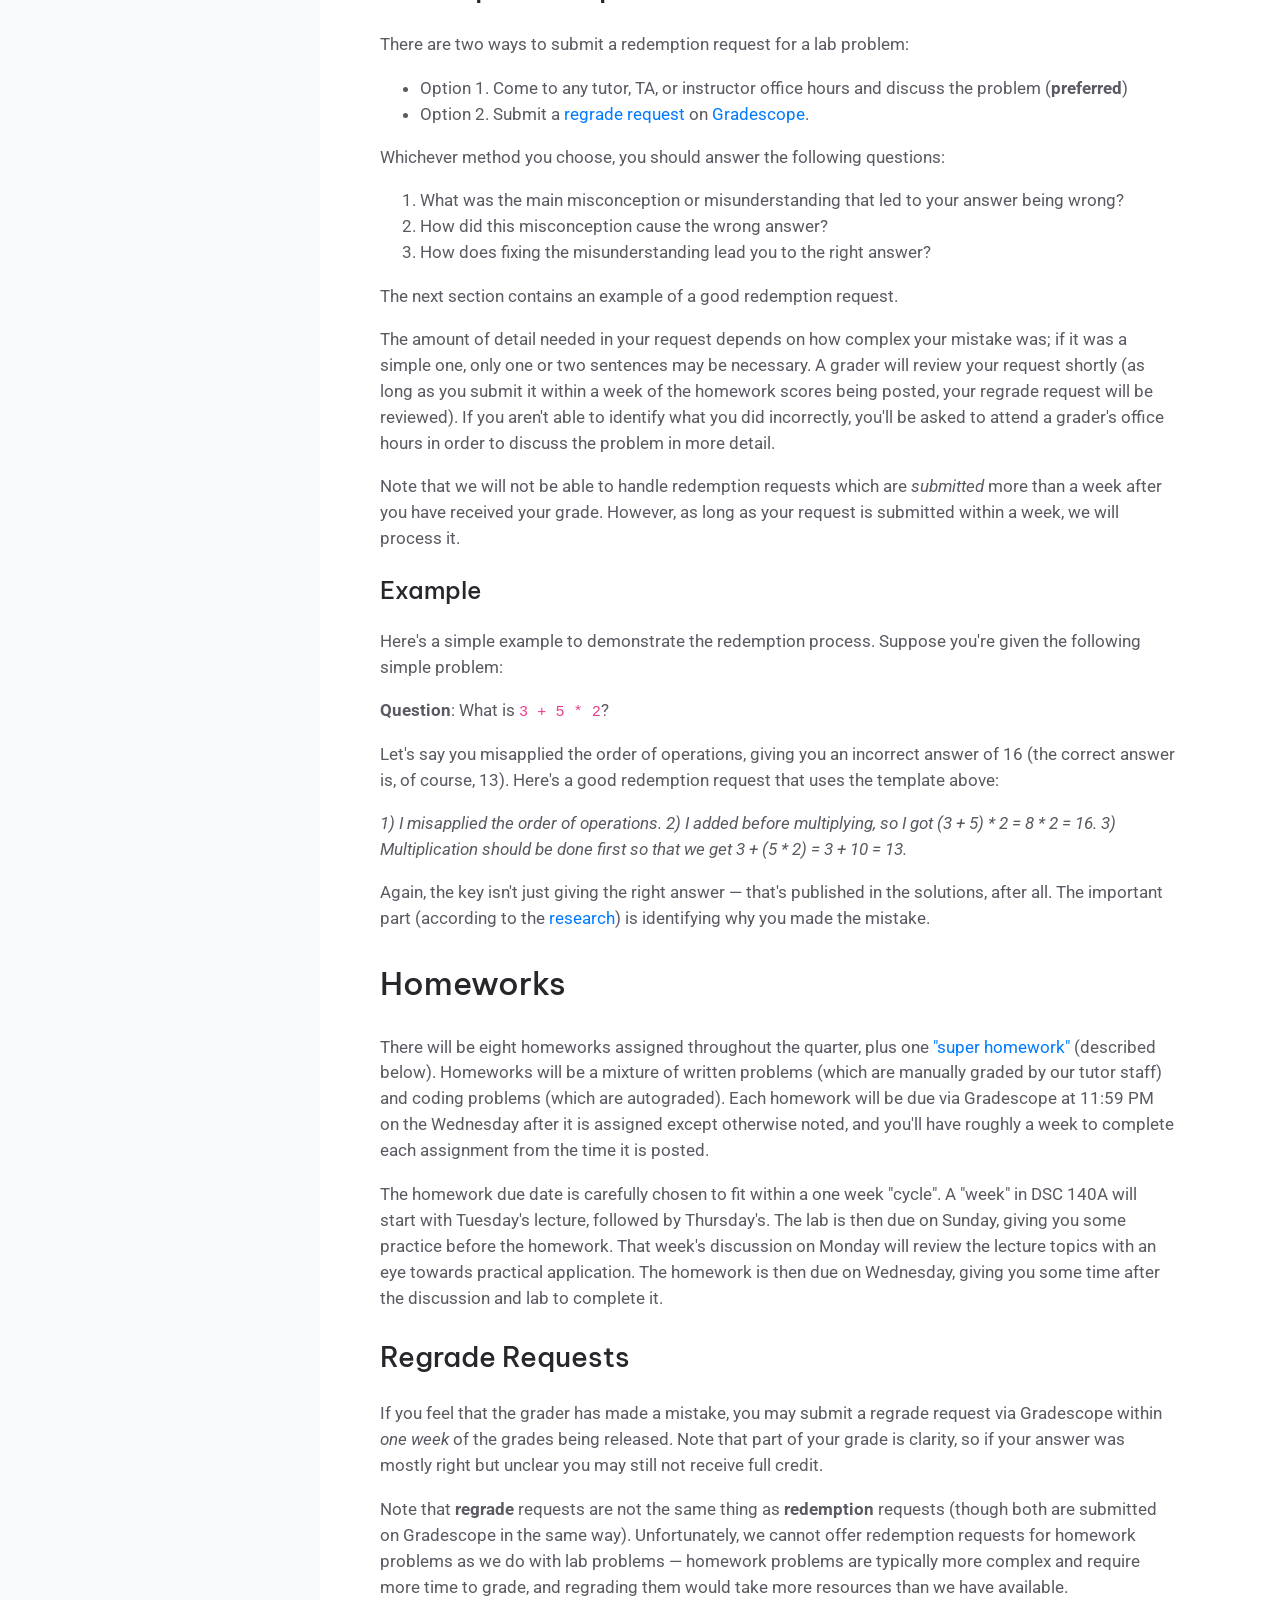
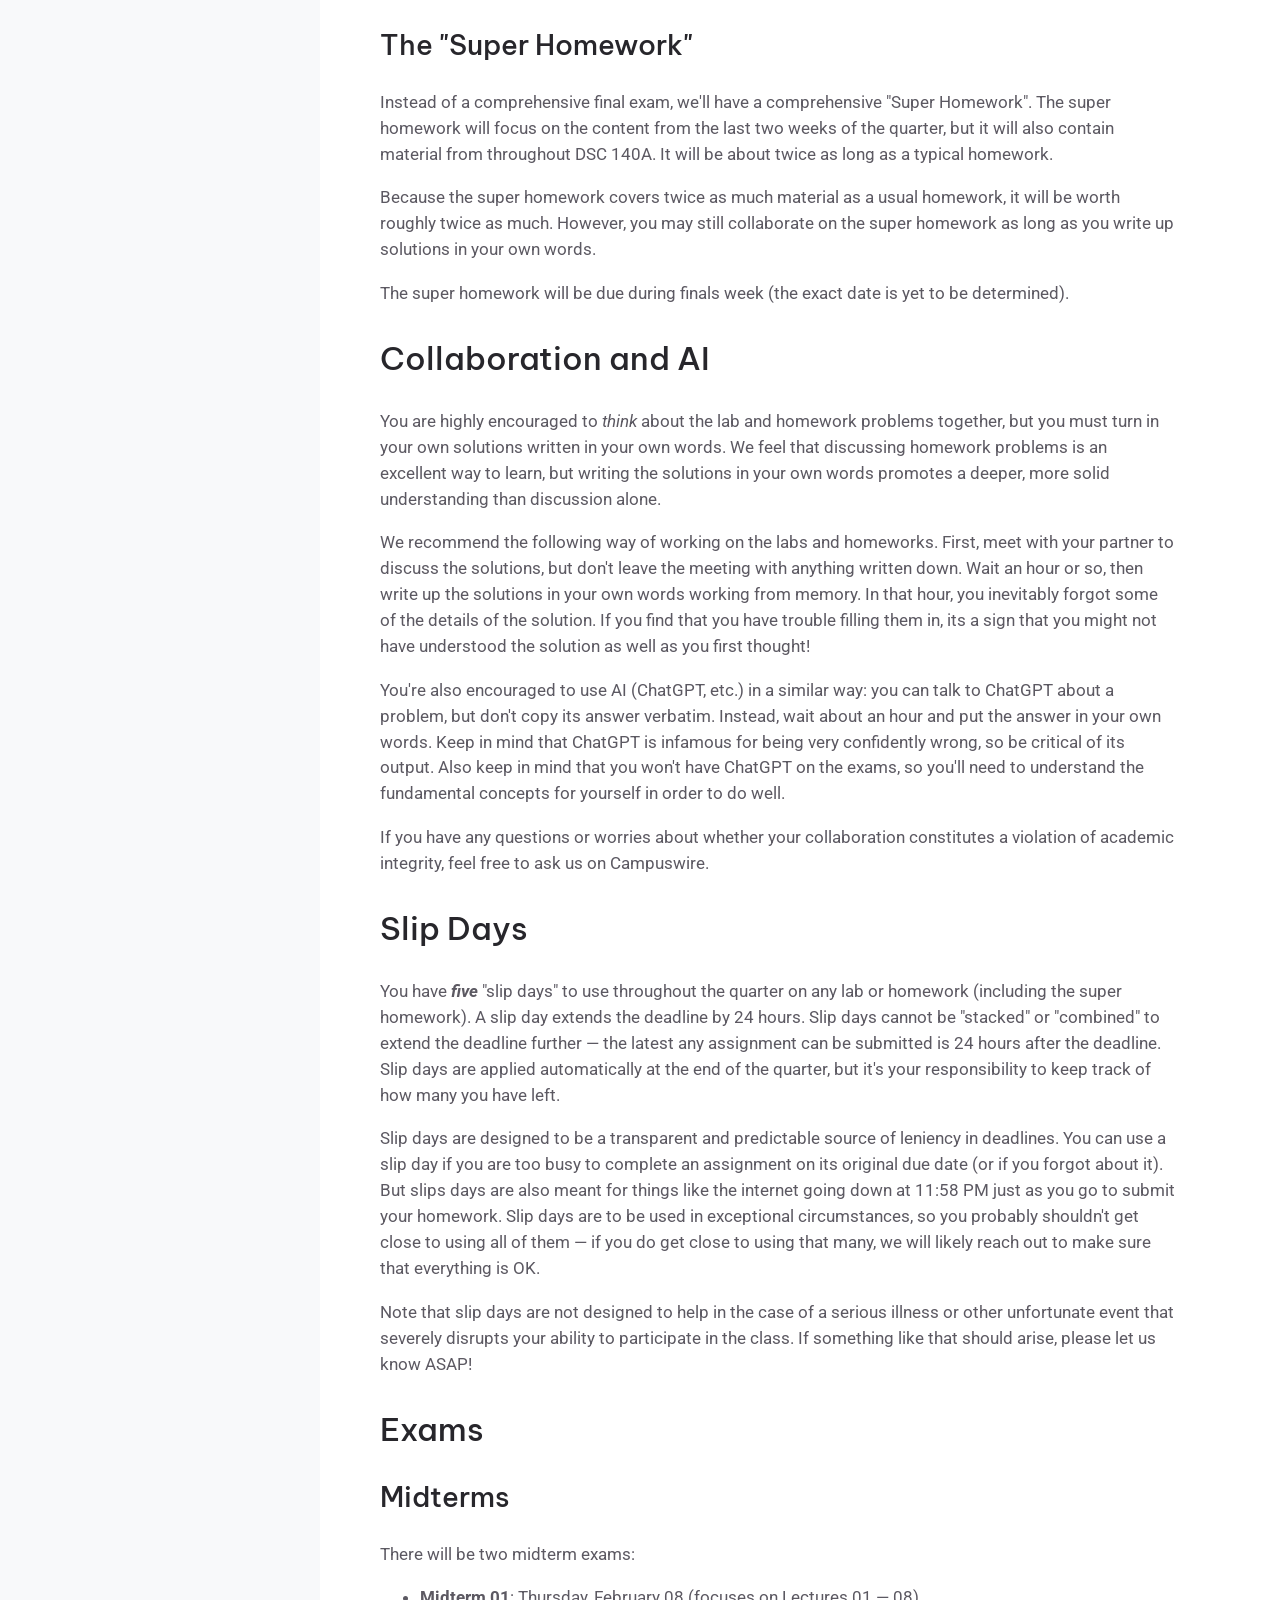
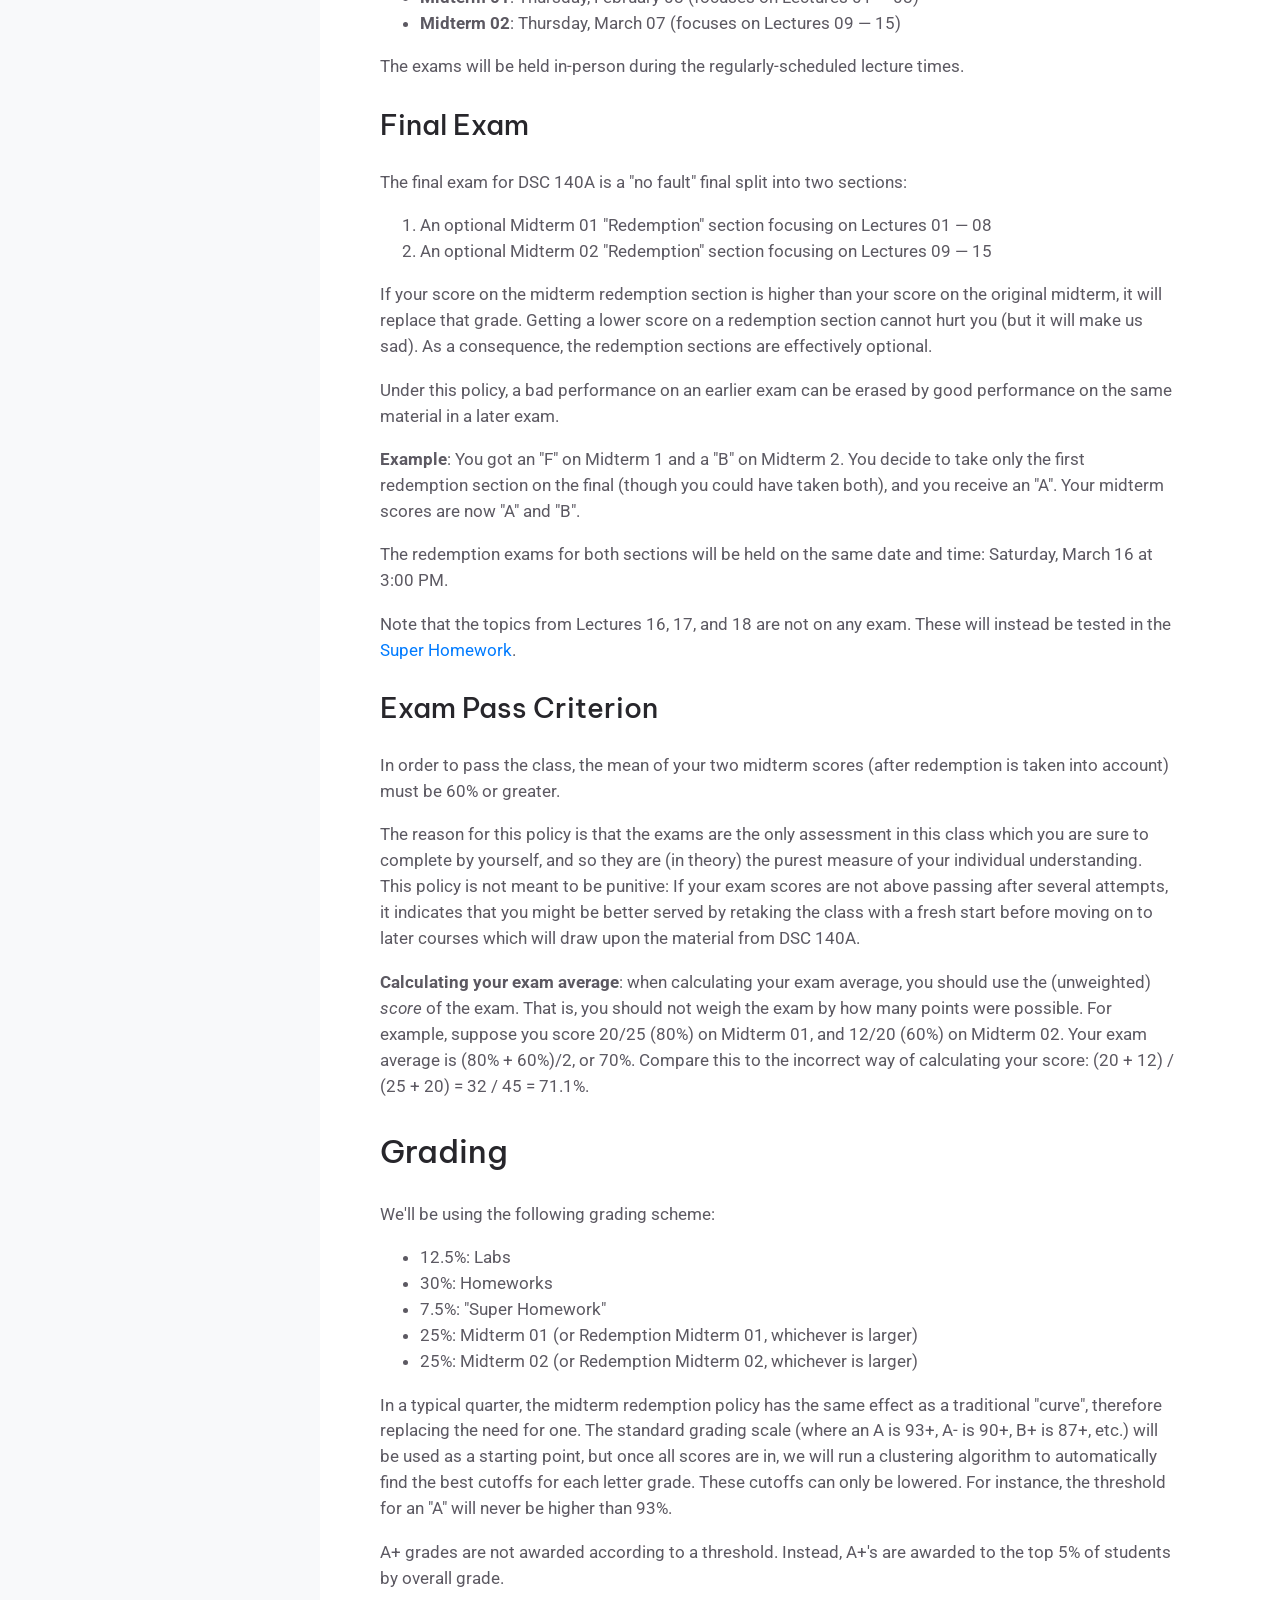
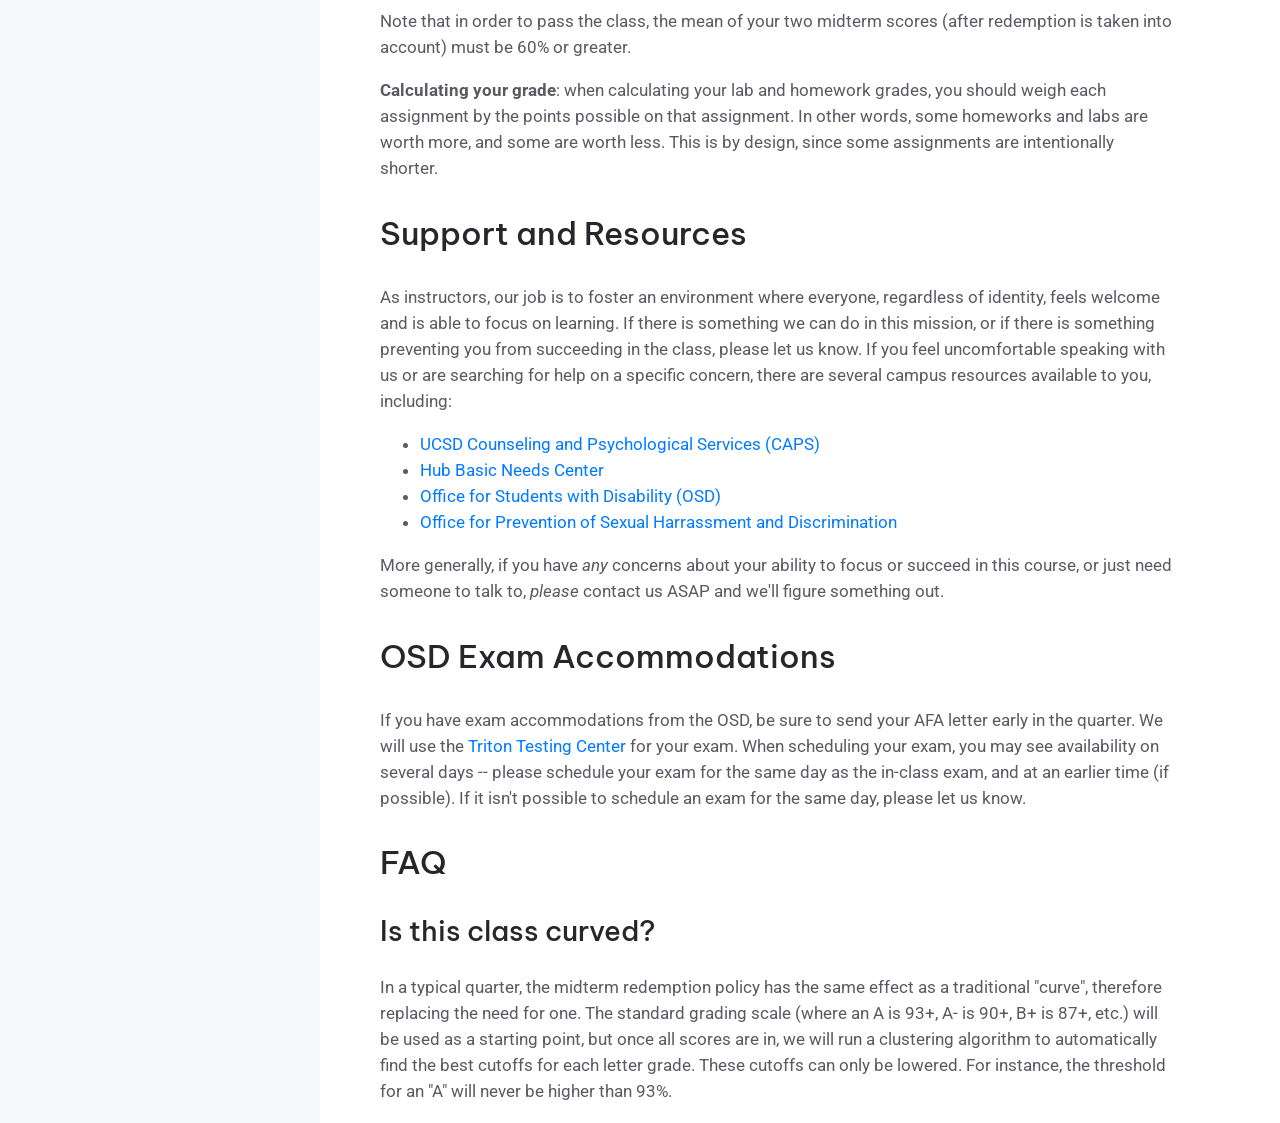
<file: syllabus.html>
<!doctype html>
<html lang="en">
    <head>
        <meta charset="utf-8">
        <meta name="viewport" content="width=device-width, initial-scale=1, shrink-to-fit=no">

        <!-- Do not cache this page -->
        <meta http-equiv="Cache-Control" content="no-cache, no-store, must-revalidate" />
        <meta http-equiv="Pragma" content="no-cache" />
        <meta http-equiv="Expires" content="0" />

        <!-- Bootstrap CSS -->
        <link rel="stylesheet" href="https://stackpath.bootstrapcdn.com/bootstrap/4.4.1/css/bootstrap.min.css" integrity="sha384-Vkoo8x4CGsO3+Hhxv8T/Q5PaXtkKtu6ug5TOeNV6gBiFeWPGFN9MuhOf23Q9Ifjh" crossorigin="anonymous">
        <link rel="stylesheet" href="./style/style.css">

        <!-- Optional JavaScript -->
        <script src="https://code.jquery.com/jquery-3.4.1.slim.min.js" integrity="sha384-J6qa4849blE2+poT4WnyKhv5vZF5SrPo0iEjwBvKU7imGFAV0wwj1yYfoRSJoZ+n" crossorigin="anonymous"></script>
        <script src="https://cdn.jsdelivr.net/npm/popper.js@1.16.0/dist/umd/popper.min.js" integrity="sha384-Q6E9RHvbIyZFJoft+2mJbHaEWldlvI9IOYy5n3zV9zzTtmI3UksdQRVvoxMfooAo" crossorigin="anonymous"></script>
        <script src="https://stackpath.bootstrapcdn.com/bootstrap/4.4.1/js/bootstrap.min.js" integrity="sha384-wfSDF2E50Y2D1uUdj0O3uMBJnjuUD4Ih7YwaYd1iqfktj0Uod8GCExl3Og8ifwB6" crossorigin="anonymous"></script>

        <!-- Emoji -->
        <link href="https://emoji-css.afeld.me/emoji.css" rel="stylesheet">

        <!-- Fonts -->
        <link href="https://fonts.googleapis.com/css?family=Be+Vietnam+Pro&display=swap" rel="stylesheet">
        <link href="https://fonts.googleapis.com/css2?family=Roboto:wght@400;500;700&display=swap" rel="stylesheet">

        <title>DSC 140A</title>
        </head>

        <body>
            <!-- responsive sidebar code comes from https://stackoverflow.com/a/48477019 -->
            <div class="container-fluid h-100">
                <div class="nav row wrapper min-vh-100 flex-column flex-sm-row">
                    <aside class="col-12 col-sm-3 p-0 bg-light flex-shrink-1">
                        <nav class="navbar navbar-expand-sm navbar-light bg-light align-items-end flex-sm-column flex-row">
                            <a class="navbar-brand" href="#"><i class="fa fa-bullseye fa-fw"></i>DSC 140A</a>
                            <a href class="navbar-toggler" data-toggle="collapse" data-target=".sidebar">
                                <span class="navbar-toggler-icon"></span>
                            </a>
                            <div class="collapse navbar-collapse sidebar">
                                <ul class="flex-column navbar-nav w-100 justify-content-between">
                                    
                                    <li class="nav-item">
                                        <a class="nav-link" href="./index.html"><span class="">🗓️ Schedule</span></a>
                                    </li>
                                    
                                    <li class="nav-item">
                                        <a class="nav-link" href="./syllabus.html"><span class="">📜 Syllabus</span></a>
                                    </li>
                                    
                                    <li class="nav-item">
                                        <a class="nav-link" href="./office_hours.html"><span class="">👨‍🏫️ Office Hours</span></a>
                                    </li>
                                    
                                    <li class="nav-item">
                                        <a class="nav-link" href="./materials/default/notes/book.pdf"><span class="">📖 Course Notes</span></a>
                                    </li>
                                    
                                    <li class="nav-item">
                                        <a class="nav-link" href="https://edstem.org/us/join/28CJdK"><span class="">💬 Ed</span></a>
                                    </li>
                                    
                                    <li class="nav-item">
                                        <a class="nav-link" href="https://www.gradescope.com/courses/691514"><span class="">💯 Gradescope</span></a>
                                    </li>
                                    
                                </ul>
                            </div>
                        </nav>
                    </aside>
                    <main class="col bg-faded main-content">

                        <div class="site-title">
                            <h1>DSC 140A &ndash; Probabilistic Modeling and Machine Learning</h1>
                            <hr>
                        </div>


                        <h1 id="syllabus">📜 Syllabus</h1>
<p>Welcome to DSC 140A in Winter 2024!
This page should answer most of the questions you might have about how the
course is run; check out the <a href="#faq">frequently asked questions</a> for answers to
some common ones. If you don't find what you're looking for here, feel free to
make a post on <a href="https://edstem.org/us/join/28CJdK">Ed</a>.</p>
<p>Here is what the syllabus will cover:</p>
<div class="toc">
<ul>
<li><a href="#syllabus">📜 Syllabus</a><ul>
<li><a href="#instructor">Instructor</a></li>
<li><a href="#getting-started">Getting Started</a><ul>
<li><a href="#ed">Ed</a></li>
<li><a href="#gradescope">Gradescope</a></li>
<li><a href="#canvas">Canvas</a></li>
<li><a href="#required-materials">Required Materials</a></li>
</ul>
</li>
<li><a href="#lectures">Lectures</a></li>
<li><a href="#office-hours">Office Hours</a></li>
<li><a href="#discussions">Discussions</a></li>
<li><a href="#labs">Labs</a><ul>
<li><a href="#lab-redemptions">Lab Redemptions</a></li>
<li><a href="#redemption-requests">Redemption Requests</a><ul>
<li><a href="#example">Example</a></li>
</ul>
</li>
</ul>
</li>
<li><a href="#homeworks">Homeworks</a><ul>
<li><a href="#regrade-requests">Regrade Requests</a></li>
<li><a href="#the-super-homework">The "Super Homework"</a></li>
</ul>
</li>
<li><a href="#collaboration-and-ai">Collaboration and AI</a></li>
<li><a href="#slip-days">Slip Days</a></li>
<li><a href="#exams">Exams</a><ul>
<li><a href="#midterms">Midterms</a></li>
<li><a href="#final-exam">Final Exam</a></li>
<li><a href="#exam-pass-criterion">Exam Pass Criterion</a></li>
</ul>
</li>
<li><a href="#grading">Grading</a></li>
<li><a href="#support-and-resources">Support and Resources</a></li>
<li><a href="#osd-exam-accommodations">OSD Exam Accommodations</a></li>
<li><a href="#faq">FAQ</a><ul>
<li><a href="#is-this-class-curved">Is this class curved?</a></li>
</ul>
</li>
</ul>
</li>
</ul>
</div>
<h2 id="instructor">Instructor</h2>
<p>This quarter there are two sections of DSC 140A, both taught by:</p>
<ul>
<li><strong>Dr. Justin Eldridge</strong><br>
    <code>jeldridge@ucsd.edu</code><br>
    <a href="https://eldridgejm.github.io/">webpage</a><br>
    <em>Lectures:</em>
        11:00 AM
        on
        T/Th
        in
        CENTR 109
        and
        5:00 PM
        on
        T/Th
        in
        CENTR 214
        <br>
    <em>Discussions:</em>
        5:00 PM
        on
        Monday
        in
        CENTR 214
        and
        6:00 PM
        on
        Monday
        in
        CENTR 216</li>
</ul>
<p>The course topics, assignments, course staff, policies, etc., will be the same
between the two sections. There will be two different lecture times and two
different discussion times, but they will cover the same content on the same
schedule.</p>
<p>You may attend whichever lecture or discussion section you would like <em>after</em>
Week 02 (when attendance has typically dropped off). However, you should take
the exam in whichever section you are officially enrolled in (this helps us
keep track of the exam papers).</p>
<h2 id="getting-started">Getting Started</h2>
<p>To get started in DSC 140A, you'll need to set up accounts on a
couple of websites.</p>
<h3 id="ed">Ed</h3>
<p>We'll be using <a href="https://edstem.org/us/join/28CJdK">Ed</a> as our course message
board. You should have received an invitation via email, but if not you should
be able to join by clicking the link above and using your UCSD email address to sign up. Be sure sure to join Ed as
soon as possible, since all course communication will be done through it.</p>
<p>If you have a question about anything to do with the course  &mdash; if you're
stuck on a homework problem, want clarification on the logistics, or just have a
general question about data science &mdash; you can make a post on Ed.
We only ask that if your question includes some or all of an answer, please make
your post <strong>private</strong> so that others cannot see it. You can also post
anonymously if you would prefer.</p>
<p>Course staff will regularly check Ed and try to answer any questions
that you have. You're also encouraged to answer a question asked by another
student if you feel that you know the answer.</p>
<h3 id="gradescope">Gradescope</h3>
<p>We'll be using 
<a href="https://www.gradescope.com/courses/691514">Gradescope</a> for
homework submission and grading. Most of the assignments will be a mixture of math and
coding, and the coding parts are usually autograded via Gradescope.,
You should have received an email invitation for Gradescope, but if not you can join with code
<code>GPGBEV</code>.</p>
<h3 id="canvas">Canvas</h3>
<p>We will not be using Canvas. All course materials will be available at
<a href="http://dsc140a.com">dsc140a.com</a> or <a href="https://www.gradescope.com/courses/691514">Gradescope</a>.</p>
<h3 id="required-materials">Required Materials</h3>
<p>You will not need to purchase any materials for this course. We'll use lecture
slides as our main resource. You might also find it useful to dig up your textbook/notes from your linear algebra course (MATH 18), your multivariate calculus course
(MATH 20C), and DSC 40A, since this course relies heavily on those prerequisites.</p>
<p>That said, if you are looking for some additional resources, here are some
classic textbooks; the first is freely available as a PDF:</p>
<ul>
<li>Trevor Hastie, Robert Tibshirani, and Jerome Friedman, 
  <a href="https://web.stanford.edu/~hastie/ElemStatLearn/"><em>The elements of statistical learning (2nd edition)</em></a>.</li>
<li>Kevin Murphy, <em>Machine learning: a probabilistic perspective</em>.</li>
<li>Richard Duda, Peter Hart, and David Stork, <em>Pattern classification (2nd edition)</em>.</li>
<li>Gilbert Strang, <em>Linear algebra and its applications</em>.</li>
</ul>
<h2 id="lectures">Lectures</h2>
<p>Lectures will be held in-person at the regularly-scheduled time and place, but
they will be podcasted and posted online for remote viewing. Attendance is
appreciated, but not required.</p>
<p>Since there are two sections of the course, there will be two different lecture
times, but they will cover the same content on the same schedule. The lecture times are:</p>
<ul>
<li>11:00 AM
  on
  T/Th
  in
  CENTR 109</li>
<li>5:00 PM
  on
  T/Th
  in
  CENTR 214</li>
</ul>
<p>You may attend whichever lecture section you would like after Week 02, when attendance has dropped off sufficiently.</p>
<p>You will be able to find the lecture recordings at <a href="https://podcast.ucsd.edu/">podcast.ucsd.edu</a>.</p>
<h2 id="office-hours">Office Hours</h2>
<p>Course staff, including tutors, TAs, and instructors, will hold office hours
regularly throughout the week. Please see the <a href="./office_hours.html">office
hours</a> page for the schedule and for instructions.</p>
<h2 id="discussions">Discussions</h2>
<p>Since there are two sections of the course, there are two discussion times, but they
will cover the same content on the same schedule.</p>
<p>The discussion times are:</p>
<ul>
<li>5:00 PM
  on
  Monday
  in
  CENTR 214</li>
<li>6:00 PM
  on
  Monday
  in
  CENTR 216</li>
</ul>
<p>The discussions review the materials from that week's lectures and
prepare you for the homework. Just as with lecture, topics and techniques introduced
in discussion might appear on the homework and in exams. In particular, some of the more
difficult homework problems may be partially solved in discussion section to give you a
good start.</p>
<p>Discussions will also serve as midterm reviews in the weeks leading up to the exams.</p>
<p>Attendance is recommended, but not required. The discussions will be podcasted,
but the nature of discussion section (they are centered around groupwork) means that the podcasted discussion might not be as useful as
in-person attendance.</p>
<h2 id="labs">Labs</h2>
<p>There will be two types of assignments in DSC 140A: <em>labs</em> and <em>homeworks</em>.
Labs help develop <em>essential</em> knowledge, while homeworks test your ability to
apply that knowledge to solve more difficult problems. You can think of labs as
a quick check on your understanding before you head into the homework.</p>
<p>Labs consist of a small number of autograded multiple choice or numerical answer
questions. They will be posted on Gradescope weekly. The exams will mostly
consist of questions of a similar format and difficulty as those on the labs.
However, the exams will have a time limit, while the labs have no time limit.</p>
<p>In previous iterations of DSC 140A, these "essential" questions were actually a
part of the homeworks. We have decided to move these essential problems to their
own lab assignment, therefore making the homeworks shorter. This has a big
benefit: because the labs are autograded and due before the homeworks, you'll
get your lab grade <em>before</em> heading into the homework. This gives you an
opportunity to patch up any misunderstandings.</p>
<h3 id="lab-redemptions">Lab Redemptions</h3>
<p>You should think of the labs as a first practice towards the goal of mastering
the topics in DSC 140A. But the first time you practice anything, you're not going
to be perfect. The key is to <a href="https://www.annualreviews.org/doi/abs/10.1146/annurev-psych-010416-044022"><em>learn from the
mistakes</em></a>.</p>
<p>To encourage this, DSC 140A uses the concept of "redemption" on lab
assignments. Under this policy, you may regain 85% of the credit for a lab
problem that was previously answered incorrectly by submitting an explanation of
your mistake along with a correction. This policy encourages you to revisit
lab mistakes in order to correct your understanding, and allows us to give
quick, targeted feedback through grading.</p>
<p>For a problem to be eligible for redemption, you must have submitted an answer
to the problem.</p>
<p>If you got the problem correct, you'll receive the total number of points for
it. If you didn't get the problem correct, even due to a relatively small
mistake, you'll receive no credit <em>until</em> you submit a redemption request (see
below). If your redemption request is accepted, you'll be given 85% of the
credit for the problem. You can think of the 15% deduction as the cost of
requiring a tutor to look over your redemption request &mdash; or, if you're a
glass-half-full kind of person, as an incentive to get the problem correct the
first time around.</p>
<h3 id="redemption-requests">Redemption Requests</h3>
<p>There are two ways to submit a redemption request for a lab problem:</p>
<ul>
<li>Option 1. Come to any tutor, TA, or instructor office hours and discuss the problem
   (<strong>preferred</strong>)</li>
<li>Option 2. Submit a <a href="https://www.gradescope.com/help#help-center-item-student-regrades">regrade
request</a> on
<a href="https://www.gradescope.com/courses/691514">Gradescope</a>.</li>
</ul>
<p>Whichever method you choose, you should answer the following questions:</p>
<ol>
<li>What was the main misconception or misunderstanding that led to your answer
   being wrong?</li>
<li>How did this misconception cause the wrong answer?</li>
<li>How does fixing the misunderstanding lead you to the right answer?</li>
</ol>
<p>The next section contains an example of a good redemption request.</p>
<p>The amount of detail needed in your request depends on how complex your mistake
was; if it was a simple one, only one or two sentences may be necessary. A
grader will review your request shortly (as long as you submit it within a week
of the homework scores being posted, your regrade request will be reviewed). If
you aren't able to identify what you did incorrectly, you'll be asked to attend
a grader's office hours in order to discuss the problem in more detail.</p>
<p>Note that we will not be able to handle redemption requests which are <em>submitted</em>
more than a week after you have received your grade. However, as long as your request
is submitted within a week, we will process it.</p>
<h4 id="example">Example</h4>
<p>Here's a simple example to demonstrate the redemption process. Suppose you're
given the following simple problem:</p>
<p><strong>Question</strong>: What is <code>3 + 5 * 2</code>?</p>
<p>Let's say you misapplied the order of operations, giving you an incorrect answer
of 16 (the correct answer is, of course, 13).
Here's a good redemption request that uses the template above:</p>
<blockquote>
<i>
1) I misapplied the order of operations. 2) I added before multiplying, so I
got (3 + 5) * 2 = 8 * 2 = 16. 3) Multiplication should be done first so that
we get 3 + (5 * 2) = 3 + 10 = 13.
</i>
</blockquote>

<p>Again, the key isn't just giving the right answer &mdash; that's published in the
solutions, after all. The important part (according to the 
<a href="https://www.annualreviews.org/doi/abs/10.1146/annurev-psych-010416-044022">research</a>)
is identifying why you made the mistake.</p>
<h2 id="homeworks">Homeworks</h2>
<p>There will be eight homeworks assigned throughout the quarter, plus one <a href="#the-super-homework">"super homework"</a>
(described below).
Homeworks will be a mixture of written problems (which are manually graded by our tutor
staff) and coding problems (which are autograded).
Each homework will be due via
Gradescope at 11:59 PM on the 
Wednesday 
after it
is assigned except otherwise noted, and you'll have roughly a week to complete
each assignment from the time it is posted.</p>
<p>The homework due date is carefully chosen to fit within a one week "cycle".
A "week" in DSC 140A
will start with Tuesday's lecture, followed by Thursday's.
The lab is then due
on Sunday, giving you some practice
before the homework. 
That
week's discussion on Monday will review the
lecture topics with an eye towards practical application. The homework is then due on Wednesday, giving you some
time after the discussion and lab to complete it.</p>
<h3 id="regrade-requests">Regrade Requests</h3>
<p>If you feel that the grader has made a mistake, you may submit a regrade request
via Gradescope within <em>one week</em> of the grades being released. Note that part
of your grade is clarity, so if your answer was mostly right but unclear you may
still not receive full credit.</p>
<p>Note that <strong>regrade</strong> requests are not the same thing as <strong>redemption</strong> requests (though both are
submitted on Gradescope in the same way). Unfortunately, we cannot offer
redemption requests for homework problems as we do with lab problems — homework
problems are typically more complex and require more time to grade, and
regrading them would take more resources than we have available.</p>
<h3 id="the-super-homework">The "Super Homework"</h3>
<p>Instead of a comprehensive final exam, we'll have a comprehensive "Super
Homework". The super homework will focus on the content from the last two weeks
of the quarter, but it will also contain material from throughout DSC 140A. It
will be about twice as long as a typical homework.</p>
<p>Because the super homework covers twice as much material as a usual homework, it
will be worth roughly twice as much. However, you may still collaborate on the super
homework as long as you write up solutions in your own words.</p>
<p>The super homework will be due during finals week (the exact date is yet to be determined).</p>
<h2 id="collaboration-and-ai">Collaboration and AI</h2>
<p>You are highly encouraged to <em>think</em> about the lab and homework problems
together, but you must turn in your own solutions written in your own words.
We feel that discussing homework problems is an excellent way to learn, but
writing the solutions in your own words promotes a deeper, more solid
understanding than discussion alone.</p>
<p>We recommend the following way of working on the labs and homeworks. First,
meet with your partner to discuss the solutions, but don't leave the meeting
with anything written down. Wait an hour or so, then write up the solutions in
your own words working from memory. In that hour, you inevitably forgot some
of the details of the solution. If you find that you have trouble filling them
in, its a sign that you might not have understood the solution as well as you
first thought!</p>
<p>You're also encouraged to use AI (ChatGPT, etc.) in a similar way: you can
talk to ChatGPT about a problem, but don't copy its answer verbatim. Instead,
wait about an hour and put the answer in your own words. Keep in mind that
ChatGPT is infamous for being very confidently wrong, so be critical of its
output. Also keep in mind that you won't have ChatGPT on the exams, so you'll
need to understand the fundamental concepts for yourself in order to do well.</p>
<p>If you have any questions or worries about whether your collaboration
constitutes a violation of academic integrity, feel free to ask us on
Campuswire.</p>
<h2 id="slip-days">Slip Days</h2>
<p>You have  <strong><em>five</em></strong> "slip days" to use throughout the quarter on any lab or homework
(including the super homework). A slip day extends the deadline by 24 hours.
Slip days cannot be "stacked" or "combined" to extend the deadline further
&mdash; the latest any assignment can be submitted is 24 hours after the
deadline. Slip days are applied automatically at the end of the quarter, but
it's your responsibility to keep track of how many you have left.</p>
<p>Slip days are designed to be a transparent and predictable source of leniency in
deadlines. You can use a slip day if you are too busy to complete an assignment
on its original due date (or if you forgot about it). But slips days are also
meant for things like the internet going down at 11:58 PM just as you go to
submit your homework. Slip days are to be used in exceptional circumstances, so
you probably shouldn't get close to using all of them — if you do get close to
using that many, we will likely reach out to make sure that everything is OK.</p>
<p>Note that slip days are not designed to help in the case of a serious illness or
other unfortunate event that severely disrupts your ability to participate in
the class. If something like that should arise, please let us know ASAP!</p>
<h2 id="exams">Exams</h2>
<h3 id="midterms">Midterms</h3>
<p>There will be two midterm exams:</p>
<ul>
<li><strong>Midterm 01</strong>: Thursday, February 08 (focuses on Lectures 01 &mdash; 08)</li>
<li><strong>Midterm 02</strong>: Thursday, March 07 (focuses on Lectures 09 &mdash; 15)</li>
</ul>
<p>The exams will be held in-person during the regularly-scheduled lecture times.</p>
<h3 id="final-exam">Final Exam</h3>
<p>The final exam for DSC 140A is a "no fault" final split into two sections:</p>
<ol>
<li>An optional Midterm 01 "Redemption" section focusing on Lectures 01 &mdash; 08</li>
<li>An optional Midterm 02 "Redemption" section focusing on Lectures 09 &mdash; 15</li>
</ol>
<p>If your score on the midterm redemption section is higher than your score on the
original midterm, it will replace that grade. Getting a lower score on a
redemption section cannot hurt you (but it will make us sad). As a consequence,
the redemption sections are effectively optional.</p>
<p>Under this policy, a bad performance on an earlier exam can be erased by good
performance on the same material in a later exam.</p>
<p><strong>Example</strong>: You got an "F" on Midterm 1 and a "B" on Midterm 2. You decide to take only the
first redemption section on the final (though you could have taken both), and you
receive an "A". Your midterm scores are now "A" and "B".</p>
<p>The redemption exams for both sections will be held on the same date and time:
Saturday, March 16 at 3:00 PM.</p>
<p>Note that the topics from Lectures 16, 17, and 18 are not on any exam. These will
instead be tested in the <a href="#the-super-homework">Super Homework</a>.</p>
<h3 id="exam-pass-criterion">Exam Pass Criterion</h3>
<p>In order to pass the class, the mean of your two midterm scores (after
redemption is taken into account) must be 60% or greater.</p>
<p>The reason for this policy is that the exams are the only assessment in this
class which you are sure to complete by yourself, and so they are (in theory)
the purest measure of your individual understanding. This policy is not meant to
be punitive: If your exam scores are not above passing after several attempts,
it indicates that you might be better served by retaking the class with a fresh
start before moving on to later courses which will draw upon the material from
DSC 140A.</p>
<p><strong>Calculating your exam average</strong>: when calculating your exam average, you should use the (unweighted) <em>score</em> of the exam. That is, you should not weigh the exam by how many points were possible. For example, suppose you score 20/25 (80%) on Midterm 01, and 12/20 (60%) on Midterm 02. Your exam average is (80% + 60%)/2, or 70%. Compare this to the incorrect way of calculating your score: (20 + 12) / (25 + 20) = 32 / 45 = 71.1%.</p>
<h2 id="grading">Grading</h2>
<p>We'll be using the following grading scheme:</p>
<ul>
<li>12.5%: Labs</li>
<li>30%: Homeworks</li>
<li>7.5%: "Super Homework"</li>
<li>25%: Midterm 01 (or Redemption Midterm 01, whichever is larger)</li>
<li>25%: Midterm 02 (or Redemption Midterm 02, whichever is larger)</li>
</ul>
<p>In a typical quarter, the midterm redemption policy has the same effect as a
traditional "curve", therefore replacing the need for one.  The standard grading
scale (where an A is 93+, A- is 90+, B+ is 87+, etc.) will be used as a starting
point, but once all scores are in, we will run a clustering algorithm to
automatically find the best cutoffs for each letter grade. These cutoffs can
only be lowered. For instance, the threshold for an "A" will never be higher
than 93%.</p>
<p>A+ grades are not awarded according to a threshold. Instead, A+'s are awarded
to the top 5% of students by overall grade.</p>
<p>Note that in order to pass the class, the mean of your two midterm scores (after redemption is taken into account) must be 60% or greater.</p>
<p><strong>Calculating your grade</strong>: when calculating your lab and homework grades, you
should weigh each assignment by the points possible on that assignment. In
other words, some homeworks and labs are worth more, and some are worth less.
This is by design, since some assignments are intentionally shorter.</p>
<h2 id="support-and-resources">Support and Resources</h2>
<p>As instructors, our job is to foster an environment where everyone, regardless
of identity, feels welcome and is able to focus on learning. If there is
something we can do in this mission, or if there is something preventing you
from succeeding in the class, please let us know. If you feel uncomfortable
speaking with us or are searching for help on a specific
concern, there are several campus resources
available to you, including:</p>
<ul>
<li><a href="https://caps.ucsd.edu/">UCSD Counseling and Psychological Services (CAPS)</a></li>
<li><a href="https://thehub.ucsd.edu/">Hub Basic Needs Center</a></li>
<li><a href="https://osd.ucsd.edu/">Office for Students with Disability (OSD)</a></li>
<li><a href="https://blink.ucsd.edu/HR/policies/sexual/OPHD.html">Office for Prevention of Sexual Harrassment and Discrimination</a></li>
</ul>
<p>More generally, if you have <em>any</em> concerns about your ability to focus or
succeed in this course, or just need someone to talk to, <em>please</em> contact
us ASAP and we'll figure something out.</p>
<h2 id="osd-exam-accommodations">OSD Exam Accommodations</h2>
<p>If you have exam accommodations from the OSD, be sure to send your AFA letter early
in the quarter. We will use the <a href="https://tritontesting.ucsd.edu/for-students/scheduling-a-test.html">Triton Testing Center</a> for your exam. When scheduling your
exam, you may see availability on several days -- please schedule your exam for
the same day as the in-class exam, and at an earlier time (if possible). If it isn't
possible to schedule an exam for the same day, please let us know.</p>
<h2 id="faq">FAQ</h2>
<h3 id="is-this-class-curved">Is this class curved?</h3>
<p>In a typical quarter, the midterm redemption policy has the same effect as a
traditional "curve", therefore replacing the need for one.  The standard grading
scale (where an A is 93+, A- is 90+, B+ is 87+, etc.) will be used as a starting
point, but once all scores are in, we will run a clustering algorithm to
automatically find the best cutoffs for each letter grade. These cutoffs can
only be lowered. For instance, the threshold for an "A" will never be higher
than 93%.</p>
                    </main>
                </div>
            </div>
        </body>
</html>
</file>
<file: style/style.css>
@media screen and (min-width: 576px) {
    .nav {
        height: 100%;
    }

    .main-content {
        max-width: 870px;
        padding-left: 60px;
        padding-top: 60px;
    }

    .navbar {
        padding-top: 60px;
    }

    .navbar-brand {
        display: none;
    }

}

@media screen and (max-width: 576px) {
    .nav {
        padding-bottom: 60px;
    }

    div.site-title {
        display: none;
    }

    .main-content {
        padding-top: 20px;
    }
}

body {
    font-size: 13pt;
    font-family: 'Roboto', sans-serif;
    line-height: 1.5;
    color: #5c5962;
}

.navbar {
    font-family: 'Be Vietnam Pro', sans-serif;
}

p {
    margin-top: 1em;
    margin-bottom: 1em;
}

h1 {
    font-size: 30pt;
}

h1,h2,h3,h4 {
    margin-bottom: 1em;
    margin-top: 1em;
    color: #27262b;
    font-family: 'Be Vietnam Pro', sans-serif;
}


div.site-title h1 {
    font-size: 18pt;
    margin-top: 0em;
    font-family: 'Be Vietnam Pro'
}

div.site-title {
}

/* listing */
/* -------------------------------------------------------------------------------- */
div.listing {
    margin-top: 1em;
    margin-bottom: 1em;
}

/* schedule */
/* -------------------------------------------------------------------------------- */

div.schedule {
    margin-top: 2em;
}

div.schedule-week {
    margin-bottom: 5em;
}

div.schedule-week-future {
}

div.schedule-week-title {
    margin-bottom: 3em;
}

h1.schedule-week-title-number {
    font-size: 18pt;
    margin-bottom: .1em;
    margin-top: 0em;
}

h2.schedule-week-title-topic {
    font-size: 30pt;
    margin-top: 0em;
    margin-bottom: .1em;
}

h3.schedule-week-component-title {
    font-size: 16pt;
    margin-bottom: .5em;
    margin-top: .25em;
}

div.schedule-lecture {
    margin-bottom: 3em;
}

div.schedule-lecture.last {
    margin-bottom: 0em;
}

i.schedule-icon {
    margin-right: .7em;
}

div.schedule-resource-parts {
    margin-top: .5em;
}

ol.schedule-resource-parts {
    counter-reset: part-counter;
    list-style: none;
}

ol.schedule-resource-parts li {
    counter-increment: part-counter;
    font-size: 12pt;
    margin-left: -.1em;
    margin-bottom: .4em;
    position: relative;
}

ol.schedule-resource-parts li:before {
    position: absolute;
    left: -2em;
    content: counter(part-counter, decimal-leading-zero) "  ";
    opacity: 0.2;
}

/* tip for separators found at: 
 * https://www.jankollars.com/posts/multi-line-horizontal-list-with-separators/ 
 */
ul.schedule-lecture-resources li.schedule-resource {
    font-size: 12pt;
    margin-left: -2.5em;
    margin-bottom: .4em;
    list-style-type: none;
}

ul.schedule-assignment-resources, ul.schedule-discussion-resources {
    display: flex;
    flex-wrap: wrap;
    padding-left: 0;
    list-style: none;
    margin-left: -1.75ch;
    clip-path: inset(0 0 0 1.75ch);
    font-size: 12pt;
}

ul.schedule-assignment-resources li, ul.schedule-discussion-resources li {
    padding-left: 0ch;
}

ul.schedule-assignment-resources li::before, ul.schedule-discussion-resources li::before {
    content: '•';
    display: inline-block;
    margin-left: .5ch;
    margin-right: .25ch;
    width: .5ch;
    text-align: center;
}

span.schedule-resource-title {
    color: #27262b;
    margin-right: .2em;
    font-weight: 500;
}

div.schedule-announcement {
    margin-top: -1em;
    margin-bottom: 2em;
}

div.schedule-past-or-future {
    font-size: 16pt;
    margin-bottom: 4em;
}

.schedule-separator {
    display: flex;
    align-items: center;
    text-align: center;
    color: #c0c0c0;
}

.schedule-separator::before, .schedule-separator::after {
    content: '';
    flex: 1;
    border-bottom: 1px solid #ddd;
}

.schedule-separator::before {
    margin-right: .25em;
}

.schedule-separator::after {
    margin-left: .25em;
}

div.schedule-separator {
    margin-bottom: 4em;
}
</file>
